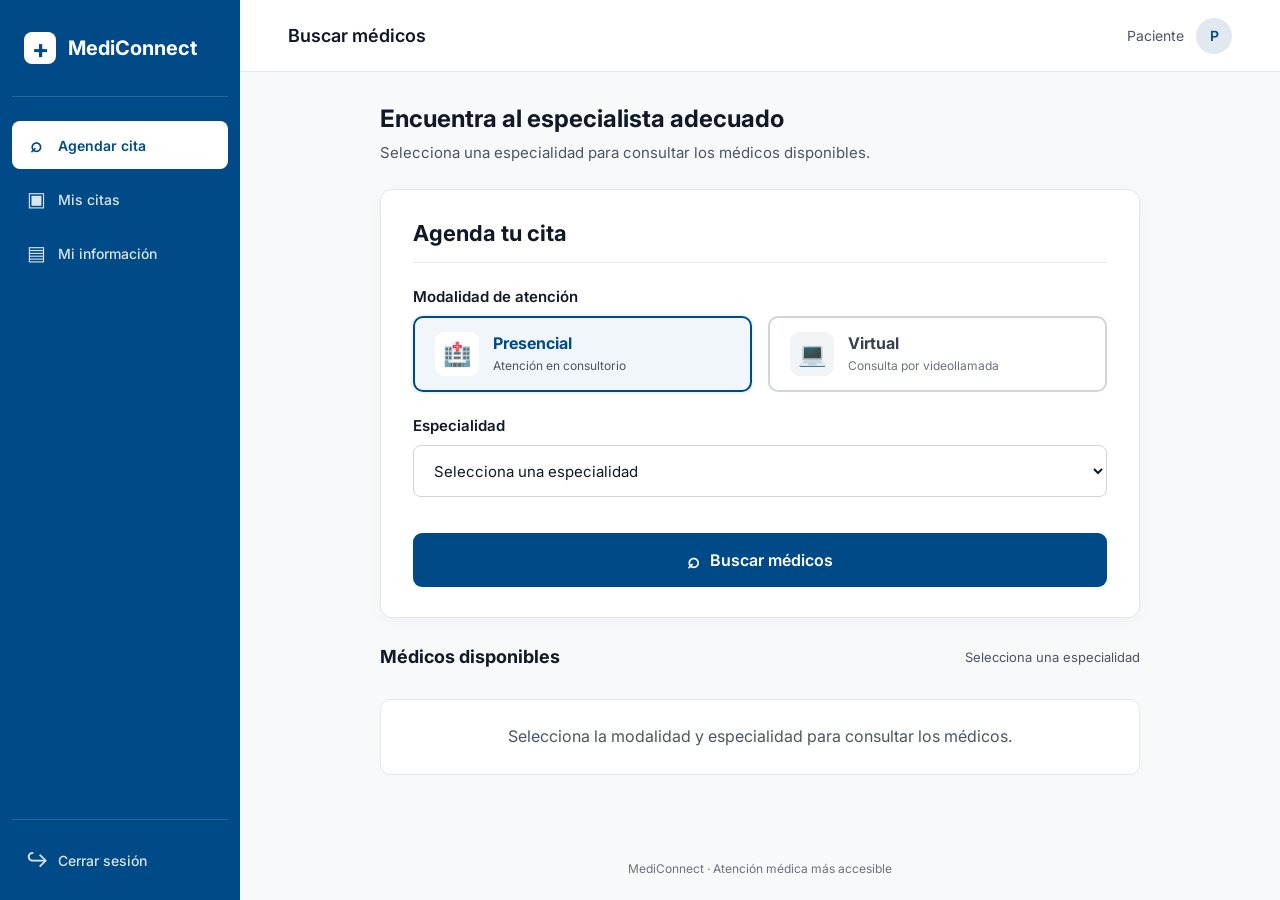
<file: frontend/index.html>
<!DOCTYPE html>
<html lang="es">
<head>
    <meta charset="UTF-8">
    <meta name="viewport" content="width=device-width, initial-scale=1.0">
    <title>Buscar médicos | MediConnect</title>

    <link rel="stylesheet" href="css/agendamiento.css">
    <link rel="preconnect" href="https://fonts.googleapis.com">
    <link rel="preconnect" href="https://fonts.gstatic.com" crossorigin>
    <link href="https://fonts.googleapis.com/css2?family=Inter:wght@400;500;600;700&display=swap"
          rel="stylesheet">

    <script src="js/agendamiento.js" defer></script>
</head>

<body>

    <!-- Menú lateral -->
    <aside class="menu-lateral">

        <a href="login.html" class="marca">
            <span class="simbolo-salud">+</span>
            <span>MediConnect</span>
        </a>

        <nav class="navegacion">
            <a href="index.html" class="enlace-menu activo">
                <span aria-hidden="true">⌕</span>
                Agendar cita
            </a>

            <a href="#" class="enlace-menu">
                <span aria-hidden="true">▣</span>
                Mis citas
            </a>

            <a href="#" class="enlace-menu">
                <span aria-hidden="true">▤</span>
                Mi información
            </a>
        </nav>

        <div class="menu-inferior">
            <a href="login.html" class="enlace-menu">
                <span aria-hidden="true">↪</span>
                Cerrar sesión
            </a>
        </div>

    </aside>

    <!-- Área principal -->
    <main class="contenido">

        <!-- Encabezado -->
        <header class="encabezado-pagina">
            <h1>Buscar médicos</h1>

            <div class="perfil-paciente">
                <span>Paciente</span>
                <div class="avatar-paciente">P</div>
            </div>
        </header>

        <section class="seccion-busqueda">

            <div class="introduccion">
                <h2>Encuentra al especialista adecuado</h2>
                <p>
                    Selecciona una especialidad para consultar los médicos disponibles.
                </p>
            </div>

            <!-- Formulario de búsqueda -->
                        
            <section class="tarjeta-busqueda">
                <h2>Agenda tu cita</h2>

                <form id="formulario-busqueda">

                                        
                    <!-- Modalidad -->
                    <div class="campo campo-modalidad">
                        <label>Modalidad de atención</label>

                        <div class="opciones-modalidad">
                            <button
                                type="button"
                                class="boton-modalidad activo"
                                data-modalidad="Presencial"
                                aria-pressed="true">

                                <span class="icono-modalidad" aria-hidden="true">🏥</span>

                                <span class="texto-modalidad">
                                    <strong>Presencial</strong>
                                    <small>Atención en consultorio</small>
                                </span>
                            </button>

                            <button
                                type="button"
                                class="boton-modalidad"
                                data-modalidad="Virtual"
                                aria-pressed="false">

                                <span class="icono-modalidad" aria-hidden="true">💻</span>

                                <span class="texto-modalidad">
                                    <strong>Virtual</strong>
                                    <small>Consulta por videollamada</small>
                                </span>
                            </button>
                        </div>
                    </div>

                    <!-- Especialidad -->
                    <div class="campo">
                        <label for="especialidad">Especialidad</label>

                        <select id="especialidad" required>
                            <option value="">Selecciona una especialidad</option>
                            <option value="Pediatría">Pediatría</option>
                            <option value="Cardiología">Cardiología</option>
                            <option value="Dermatología">Dermatología</option>
                            <option value="Medicina general">Medicina general</option>
                            <option value="Neurología">Neurología</option>
                        </select>
                    </div>

                    <p id="mensaje-validacion" class="mensaje-validacion"
                    role="alert"></p>

                    <button type="submit" class="boton-buscar">
                        <span>⌕</span>
                        Buscar médicos
                    </button>
                </form>
            </section>

            <!-- Resultados -->
            <section class="seccion-resultados" aria-live="polite">
                <div class="encabezado-resultados">
                    <h3>Médicos disponibles</h3>
                    <span id="cantidad-medicos">Selecciona una especialidad</span>
                </div>

                <div id="lista-medicos" class="lista-medicos"></div>

                <div id="sin-resultados" class="sin-resultados" hidden>
                    <h3>No se encontraron médicos disponibles para esta especialidad</h3>
                    <p>Intenta seleccionar otra especialidad para encontrar un médico.</p>
                </div>

                <p id="mensaje-inicial" class="mensaje-inicial">
                    Selecciona la modalidad y especialidad para consultar los médicos.
                </p>
            </section>


        </section>

        <footer class="pie-pagina">
            MediConnect · Atención médica más accesible
        </footer>

    </main>

</body>
</html>
</file>
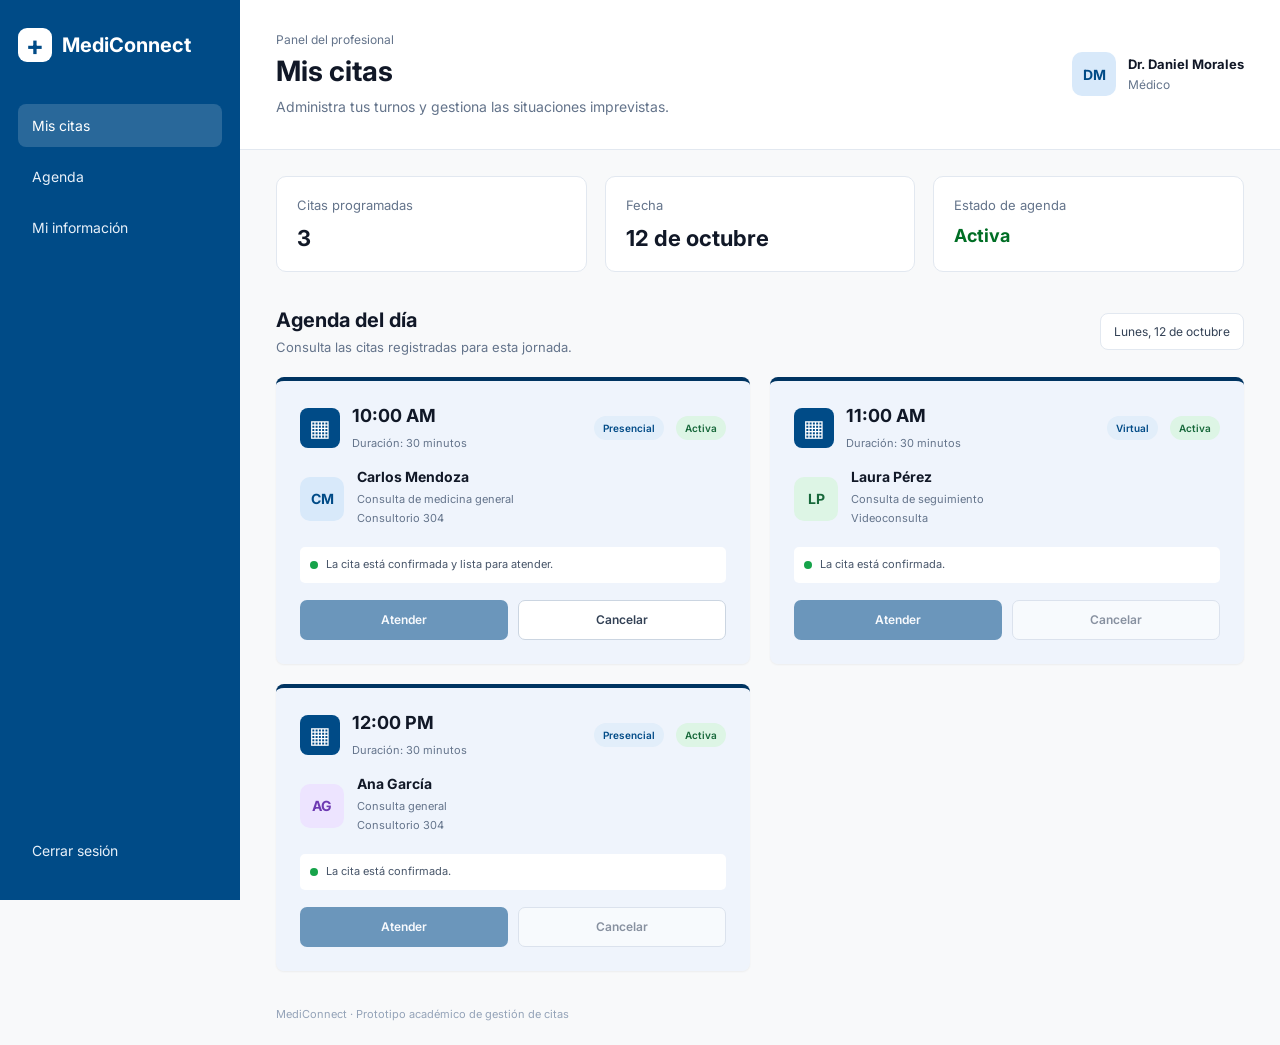
<file: frontend/doctor.html>
<!DOCTYPE html>
<html lang="es">
<head>
    <meta charset="UTF-8">
    <meta name="viewport" content="width=device-width, initial-scale=1.0">
    <title>Panel del médico | MediConnect</title>

    <link rel="stylesheet" href="css/doctor.css">
    <link rel="preconnect" href="https://fonts.googleapis.com">
    <link rel="preconnect" href="https://fonts.gstatic.com" crossorigin>
    <link href="https://fonts.googleapis.com/css2?family=Inter:wght@400;500;600;700&display=swap" rel="stylesheet">

    <script src="js/doctor.js" defer></script>
</head>
<body>
    <aside class="menu-lateral">
        <a href="doctor.html" class="marca">
            <span class="simbolo-salud">+</span>
            <span>MediConnect</span>
        </a>

        <nav class="navegacion" aria-label="Navegación principal">
            <a href="doctor.html" class="enlace-menu activo">Mis citas</a>
            <a href="#agenda" class="enlace-menu">Agenda</a>
            <a href="#informacion" class="enlace-menu">Mi información</a>
        </nav>

        <a href="login.html" class="enlace-cerrar">Cerrar sesión</a>
    </aside>

    <main class="contenido">
        <header class="encabezado-pagina">
            <div>
                <p class="texto-secundario">Panel del profesional</p>
                <h1>Mis citas</h1>
                <p>Administra tus turnos y gestiona las situaciones imprevistas.</p>
            </div>

            <div class="perfil-medico">
                <div class="avatar-medico">DM</div>
                <div>
                    <strong>Dr. Daniel Morales</strong>
                    <span>Médico</span>
                </div>
            </div>
        </header>

        <section class="resumen">
            <div class="tarjeta-resumen">
                <span class="resumen-etiqueta">Citas programadas</span>
                <strong>3</strong>
            </div>
            <div class="tarjeta-resumen">
                <span class="resumen-etiqueta">Fecha</span>
                <strong>12 de octubre</strong>
            </div>
            <div class="tarjeta-resumen">
                <span class="resumen-etiqueta">Estado de agenda</span>
                <strong class="estado-agenda">Activa</strong>
            </div>
        </section>

        <section class="seccion-citas" id="agenda">
            <div class="titulo-seccion">
                <div>
                    <h2>Agenda del día</h2>
                    <p>Consulta las citas registradas para esta jornada.</p>
                </div>
                <span class="fecha-agenda">Lunes, 12 de octubre</span>
            </div>

            <div class="lista-citas">
                <article class="tarjeta-cita" id="cita-carlos">
                    <div class="encabezado-cita">
                        <div class="icono-cita">▦</div>
                        <div class="datos-horario">
                            <h3>10:00 AM</h3>
                            <span class="texto-secundario">Duración: 30 minutos</span>
                        </div>
                        <span class="etiqueta modalidad">Presencial</span>
                        <span class="etiqueta estado-cita" id="estado-carlos">Activa</span>
                    </div>

                    <div class="datos-paciente">
                        <div class="avatar-paciente">CM</div>
                        <div>
                            <h4>Carlos Mendoza</h4>
                            <p>Consulta de medicina general</p>
                            <p>Consultorio 304</p>
                        </div>
                    </div>

                    <div class="mensaje-estado" id="mensaje-carlos">
                        <span class="punto-estado"></span>
                        <span>La cita está confirmada y lista para atender.</span>
                    </div>

                    <div class="acciones-cita" id="acciones-carlos">
                        <button class="boton boton-principal" type="button" disabled>
                            Atender
                        </button>
                        <button class="boton boton-secundario" id="boton-cancelar-carlos" type="button">
                            Cancelar
                        </button>
                    </div>
                </article>

                <article class="tarjeta-cita">
                    <div class="encabezado-cita">
                        <div class="icono-cita">▦</div>
                        <div class="datos-horario">
                            <h3>11:00 AM</h3>
                            <span class="texto-secundario">Duración: 30 minutos</span>
                        </div>
                        <span class="etiqueta modalidad">Virtual</span>
                        <span class="etiqueta estado-cita">Activa</span>
                    </div>

                    <div class="datos-paciente">
                        <div class="avatar-paciente avatar-verde">LP</div>
                        <div>
                            <h4>Laura Pérez</h4>
                            <p>Consulta de seguimiento</p>
                            <p>Videoconsulta</p>
                        </div>
                    </div>

                    <div class="mensaje-estado">
                        <span class="punto-estado"></span>
                        <span>La cita está confirmada.</span>
                    </div>

                    <div class="acciones-cita">
                        <button class="boton boton-principal" type="button" disabled>Atender</button>
                        <button class="boton boton-secundario" type="button" disabled>Cancelar</button>
                    </div>
                </article>

                <article class="tarjeta-cita">
                    <div class="encabezado-cita">
                        <div class="icono-cita">▦</div>
                        <div class="datos-horario">
                            <h3>12:00 PM</h3>
                            <span class="texto-secundario">Duración: 30 minutos</span>
                        </div>
                        <span class="etiqueta modalidad">Presencial</span>
                        <span class="etiqueta estado-cita">Activa</span>
                    </div>

                    <div class="datos-paciente">
                        <div class="avatar-paciente avatar-morado">AG</div>
                        <div>
                            <h4>Ana García</h4>
                            <p>Consulta general</p>
                            <p>Consultorio 304</p>
                        </div>
                    </div>

                    <div class="mensaje-estado">
                        <span class="punto-estado"></span>
                        <span>La cita está confirmada.</span>
                    </div>

                    <div class="acciones-cita">
                        <button class="boton boton-principal" type="button" disabled>Atender</button>
                        <button class="boton boton-secundario" type="button" disabled>Cancelar</button>
                    </div>
                </article>
            </div>
        </section>

        <div class="aviso-global" id="aviso-global" role="status" aria-live="polite" hidden>
            <span class="icono-aviso">✓</span>
            <div>
                <strong id="titulo-aviso">Operación confirmada</strong>
                <p id="texto-aviso"></p>
            </div>
            <button type="button" id="cerrar-aviso" aria-label="Cerrar aviso">×</button>
        </div>

        <footer class="pie-pagina">
            MediConnect · Prototipo académico de gestión de citas
        </footer>
    </main>

    <div class="fondo-modal" id="fondo-modal" hidden>
        <section
            class="modal"
            role="dialog"
            aria-modal="true"
            aria-labelledby="titulo-modal"
            aria-describedby="descripcion-modal"
        >
            <header class="encabezado-modal">
                <div class="icono-alerta">!</div>
                <button class="cerrar-modal" id="cerrar-modal" type="button" aria-label="Cerrar ventana">×</button>
            </header>

            <h2 id="titulo-modal">¿Confirmar cancelación de cita?</h2>

            <p class="resumen-modal" id="descripcion-modal">
                Carlos Mendoza · Lunes 12 de octubre, 10:00 AM · Presencial (Consultorio 304)
            </p>

            <label class="etiqueta-campo" for="tipo-cancelacion">TIPO DE CANCELACIÓN</label>
            <select id="tipo-cancelacion" class="selector-modal">
                <option value="Emergencia" selected>Emergencia</option>
                <option value="Indisponibilidad">Indisponibilidad del médico</option>
            </select>

            <div class="nota-modal">
                <span class="icono-nota">i</span>
                <p>Al confirmar, la cita se marcará para reprogramación y se mostrará una notificación simulada para el paciente.</p>
            </div>

            <p class="error-modal" id="error-modal" hidden>
                Selecciona un motivo para continuar.
            </p>

            <footer class="acciones-modal">
                <button class="boton boton-secundario" id="boton-volver" type="button">
                    Volver
                </button>
                <button class="boton boton-confirmar" id="boton-confirmar" type="button">
                    Confirmar
                </button>
            </footer>
        </section>
    </div>
</body>
</html>
</file>
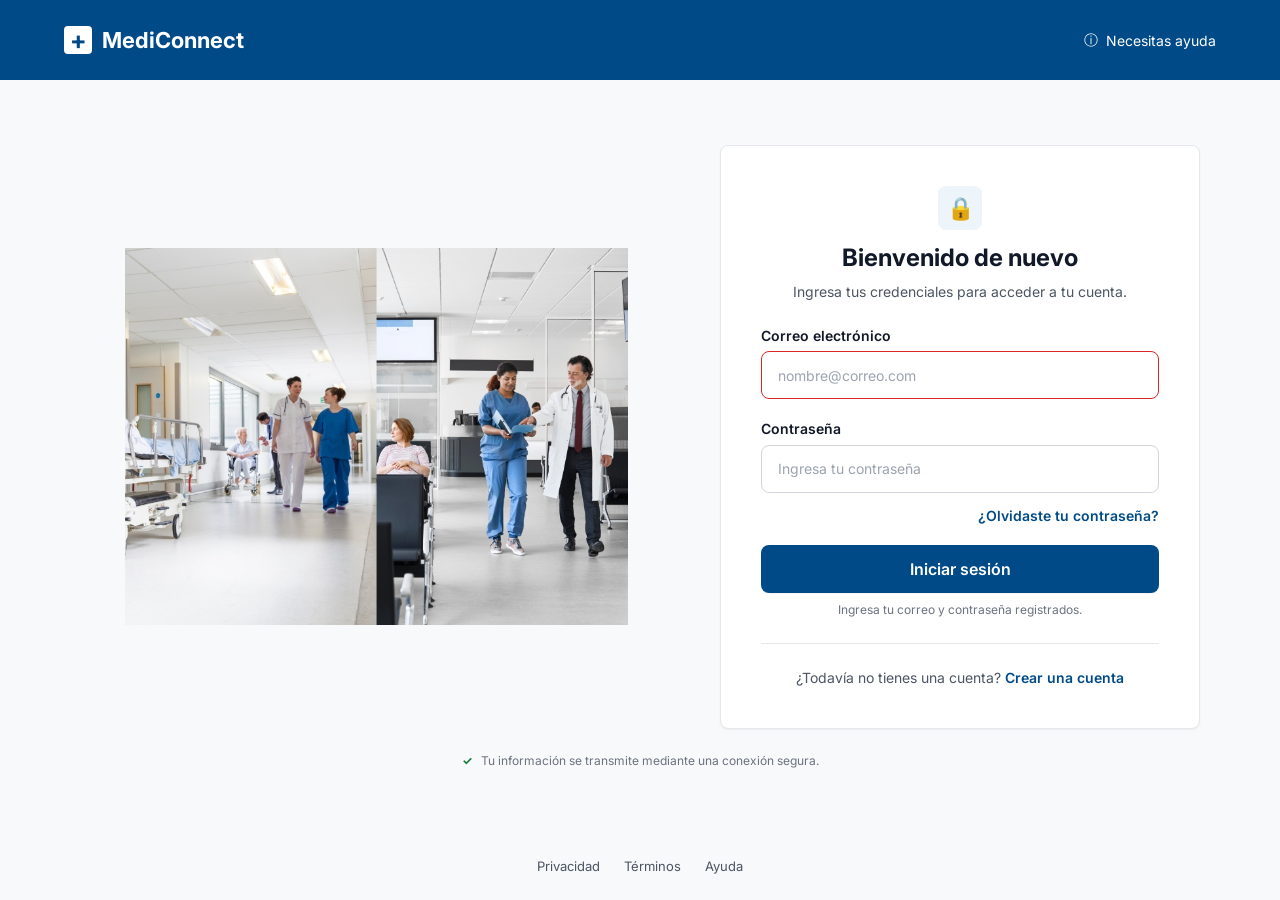
<file: frontend/login.html>
<!DOCTYPE html>
<html lang="es">
<head>
    <meta charset="UTF-8">
    <meta name="viewport" content="width=device-width, initial-scale=1.0">

    <title>Iniciar sesión | MediConnect</title>

    <link rel="stylesheet" href="css/estilos.css">
    <link rel="preconnect" href="https://fonts.googleapis.com">
    <link rel="preconnect" href="https://fonts.gstatic.com" crossorigin>
    <link href="https://fonts.googleapis.com/css2?family=Inter:wght@400;600;700&display=swap"
          rel="stylesheet">

    <script src="js/login.js" defer></script>
</head>

<body>

    <!-- Barra superior -->
    <header class="barra-superior">

        <a href="index.html" class="marca">
            <span class="simbolo-salud" aria-hidden="true">+</span>
            <span>MediConnect</span>
        </a>

        <a href="mailto:soporte@mediconnect.local" class="enlace-ayuda">
            <span aria-hidden="true">ⓘ</span>
            Necesitas ayuda
        </a>

    </header>

    <!-- Contenido principal -->
    <main class="contenido-principal">

        <!-- Imagen y formulario de inicio de sesión -->
        <div class="contenedor-login">

            <!-- Imagen del prototipo de Figma -->
            <div class="imagen-login">
                <img
                    src="img/login.png"
                    alt="Ilustración de bienvenida a MediConnect"
                >
            </div>

            <!-- Tarjeta de acceso -->
            <section class="tarjeta-acceso">

                <div class="presentacion">
                    <div class="icono-seguridad" aria-hidden="true">
                        <span>🔒</span>
                    </div>

                    <div class="encabezado">
                        <h1>Bienvenido de nuevo</h1>
                        <p>Ingresa tus credenciales para acceder a tu cuenta.</p>
                    </div>
                </div>

                <!-- Formulario de inicio de sesión -->
                <form class="formulario" 
                id="formulario-login">
                    <div class="campo-formulario campo-error">
                        <label for="correo">Correo electrónico</label>

                        <input
                            type="email"
                            id="correo"
                            name="correo"
                            placeholder="nombre@correo.com"
                            autocomplete="username"
                            required
                            aria-describedby="error-correo"
                        >

                        <p id="error-correo" class="mensaje-error" hidden>
                            Ingresa un correo electrónico válido.
                        </p>
                    </div>

                    <div class="campo-formulario">
                        <label for="contrasena">Contraseña</label>

                        <input
                            type="password"
                            id="contrasena"
                            name="contrasena"
                            placeholder="Ingresa tu contraseña"
                            autocomplete="current-password"
                            required
                        >
                    </div>

                    <div class="recuperar-contrasena">
                        <a href="recuperar-contrasena.html">
                            ¿Olvidaste tu contraseña?
                        </a>
                    </div>

                    <div class="accion-acceso">
                        <button type="submit" class="boton-acceso">
                            Iniciar sesión
                        </button>

                        <p id="mensaje-login" class="mensaje-validacion" role="alert" hidden></p>

                        <p class="datos-pendientes">
                            Ingresa tu correo y contraseña registrados.
                        </p>
                    </div>
                </form>

                <!-- Enlace de registro -->
                <div class="registro">
                    <div class="separador"></div>

                    <p>
                        ¿Todavía no tienes una cuenta?
                        <a href="registro.html">Crear una cuenta</a>
                    </p>
                </div>

            </section>
        </div>

        <!-- Aviso de seguridad -->
        <div class="privacidad-acceso">
            <span aria-hidden="true">✓</span>
            <p>Tu información se transmite mediante una conexión segura.</p>
        </div>

    </main>


    <!-- Pie de página -->
    <footer class="pie-pagina">
        <a href="privacidad.html">Privacidad</a>
        <a href="terminos.html">Términos</a>
        <a href="mailto:soporte@mediconnect.local">Ayuda</a>
    </footer>

</body>
</html>
</file>
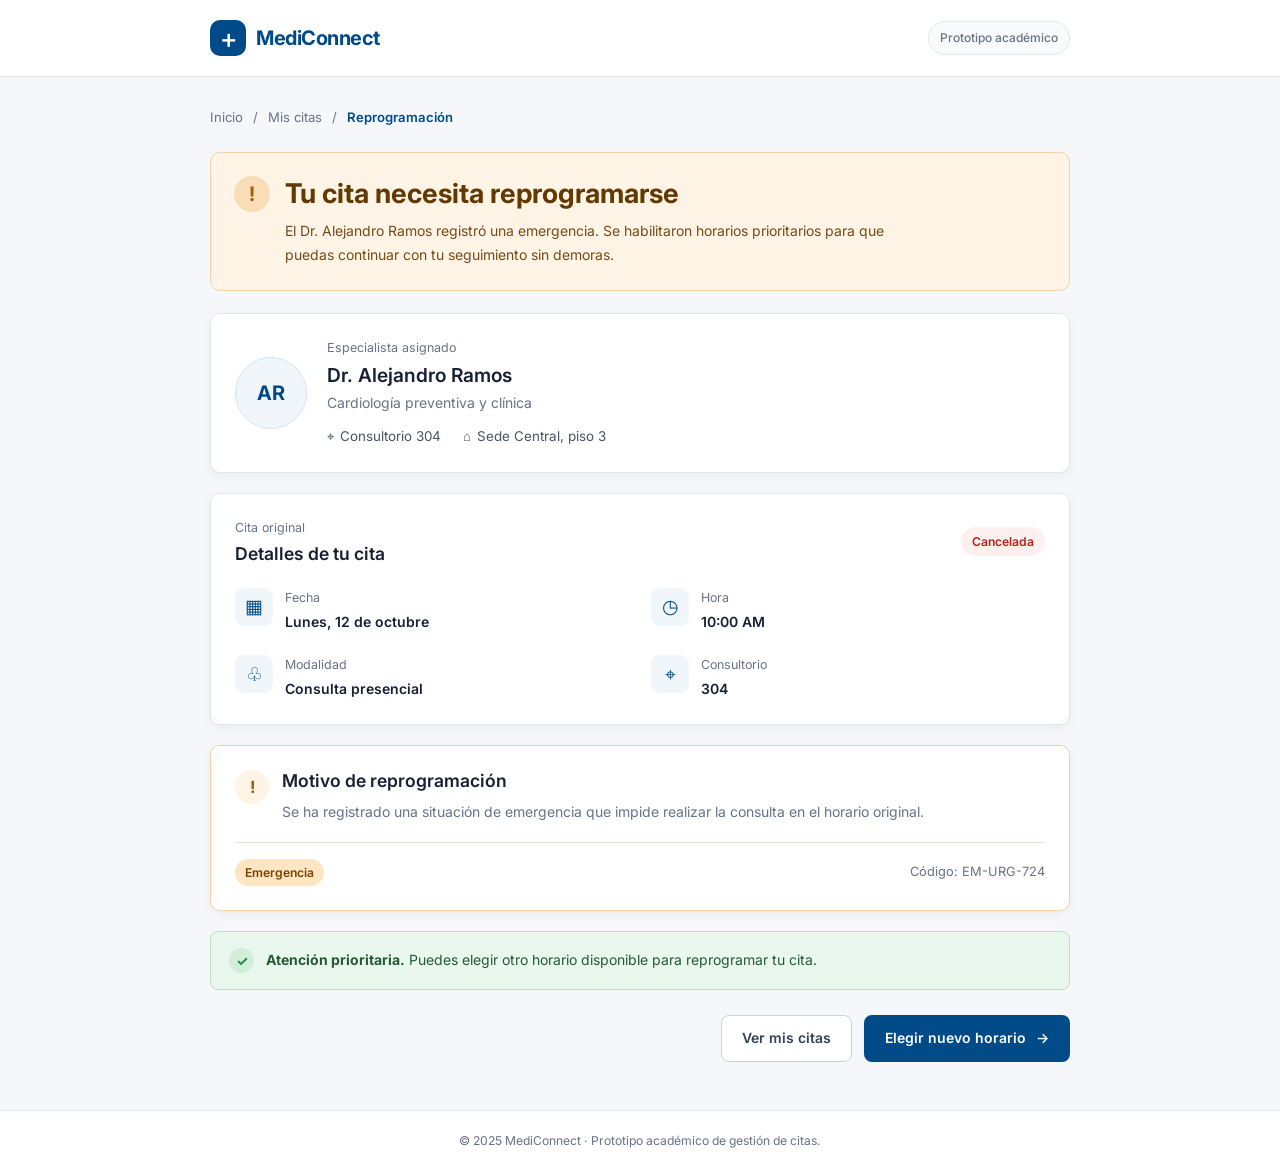
<file: frontend/reprogramacion.html>
<!DOCTYPE html>
<html lang="es">
<head>
    <meta charset="UTF-8">
    <meta name="viewport" content="width=device-width, initial-scale=1.0">

    <meta
        name="description"
        content="Prototipo académico MediConnect para reprogramar una cita médica."
    >

    <title>Reprogramación de citas | MediConnect</title>

    <!-- Hoja de estilos exclusiva de esta funcionalidad -->
    <link rel="stylesheet" href="css/reprogramacion.css">

    <!-- Fuente de la interfaz -->
    <link rel="preconnect" href="https://fonts.googleapis.com">
    <link rel="preconnect" href="https://fonts.gstatic.com" crossorigin>
    <link
        href="https://fonts.googleapis.com/css2?family=Inter:wght@400;500;600;700&display=swap"
        rel="stylesheet"
    >

    <!-- JavaScript externo -->
    <script src="js/reprogramacion.js" defer></script>
</head>

<body>
    <!-- Encabezado general -->
    <header class="encabezado">
        <div class="contenedor encabezado-contenido">
            <a class="marca" href="reprogramacion.html" aria-label="MediConnect, inicio">
                <span class="marca-icono" aria-hidden="true">+</span>
                <span class="marca-texto">MediConnect</span>
            </a>

            <span class="etiqueta-prototipo">
                Prototipo académico
            </span>
        </div>
    </header>

    <main class="contenedor contenido-principal">

        <!-- ==================================================
             PANTALLA 1: NOTIFICACIÓN DE CITA CANCELADA
        =================================================== -->
        <section
            id="pantalla-notificacion"
            class="pantalla pantalla-notificacion"
            aria-labelledby="titulo-notificacion"
        >
            <nav class="migas-pan"
                aria-label="Ruta de navegación">
                <span>Inicio</span>
                <span aria-hidden="true">/</span>
                <span>Mis citas</span>
                <span aria-hidden="true">/</span>
                <span aria-current="page">Reprogramación</span>
            </nav>

            <div class="alerta-emergencia" role="status">
                <span class="alerta-icono" aria-hidden="true">!</span>

                <div class="alerta-contenido">
                    <h1 id="titulo-notificacion">
                        Tu cita necesita reprogramarse
                    </h1>

                    <p>
                        El Dr. Alejandro Ramos registró una emergencia.
                        Se habilitaron horarios prioritarios para que puedas
                        continuar con tu seguimiento sin demoras.
                    </p>
                </div>
            </div>

            <!-- Información del médico -->
            <article class="tarjeta tarjeta-medico">
                <div class="avatar-medico" aria-hidden="true">
                    AR
                </div>

                <div class="informacion-medico">
                    <span class="texto-secundario">
                        Especialista asignado
                    </span>

                    <h2>Dr. Alejandro Ramos</h2>

                    <p>
                        Cardiología preventiva y clínica
                    </p>

                    <div class="datos-medico">
                        <span>
                            <span aria-hidden="true">⌖</span>
                            Consultorio 304
                        </span>

                        <span>
                            <span aria-hidden="true">⌂</span>
                            Sede Central, piso 3
                        </span>
                    </div>
                </div>
            </article>

            <!-- Resumen de la cita original -->
            <article class="tarjeta tarjeta-cita-original">
                <div class="titulo-tarjeta">
                    <div>
                        <span class="texto-secundario">
                            Cita original
                        </span>

                        <h2>Detalles de tu cita</h2>
                    </div>

                    <span class="estado-cancelada">
                        Cancelada
                    </span>
                </div>

                <div class="detalles-cita">
                    <div class="detalle-item">
                        <span class="detalle-icono" aria-hidden="true">
                            ▦
                        </span>

                        <div>
                            <span class="detalle-etiqueta">Fecha</span>
                            <p>Lunes, 12 de octubre</p>
                        </div>
                    </div>

                    <div class="detalle-item">
                        <span class="detalle-icono" aria-hidden="true">
                            ◷
                        </span>

                        <div>
                            <span class="detalle-etiqueta">Hora</span>
                            <p>10:00 AM</p>
                        </div>
                    </div>

                    <div class="detalle-item">
                        <span class="detalle-icono" aria-hidden="true">
                            ♧
                        </span>

                        <div>
                            <span class="detalle-etiqueta">Modalidad</span>
                            <p>Consulta presencial</p>
                        </div>
                    </div>

                    <div class="detalle-item">
                        <span class="detalle-icono" aria-hidden="true">
                            ⌖
                        </span>

                        <div>
                            <span class="detalle-etiqueta">Consultorio</span>
                            <p>304</p>
                        </div>
                    </div>
                </div>
            </article>

            <!-- Motivo de la cancelación -->
            <article class="tarjeta tarjeta-motivo">
                <div class="motivo-encabezado">
                    <span class="motivo-icono" aria-hidden="true">!</span>

                    <div>
                        <h2>Motivo de reprogramación</h2>
                        <p>
                            Se ha registrado una situación de emergencia
                            que impide realizar la consulta en el horario original.
                        </p>
                    </div>
                </div>

                <div class="motivo-detalles">
                    <span class="etiqueta-motivo">Emergencia</span>

                    <span class="codigo-administrativo">
                        Código: EM-URG-724
                    </span>
                </div>
            </article>

            <!-- Aviso de prioridad -->
            <aside class="aviso-prioridad">
                <span class="prioridad-icono" aria-hidden="true">✓</span>

                <p>
                    <strong>Atención prioritaria.</strong>
                    Puedes elegir otro horario disponible para reprogramar
                    tu cita.
                </p>
            </aside>

            <!-- Acciones de la primera pantalla -->
            <div class="acciones-notificacion">
                <button
                    type="button"
                    id="btn-ver-citas"
                    class="boton boton-secundario"
                >
                    Ver mis citas
                </button>

                <button
                    type="button"
                    id="btn-elegir-horario"
                    class="boton boton-principal"
                >
                    Elegir nuevo horario
                    <span aria-hidden="true">→</span>
                </button>
            </div>
        </section>


        <!-- ==================================================
             PANTALLA 2: SELECCIÓN DE FECHA Y HORARIO
        =================================================== -->
        <section
            id="pantalla-horarios"
            class="pantalla pantalla-horarios"
            aria-labelledby="titulo-horarios"
            hidden
        >
            <nav class="migas-pan" aria-label="Ruta de navegación">
                <button
                    type="button"
                    id="btn-volver-notificacion"
                    class="enlace-volver"
                >
                    <span aria-hidden="true">←</span>
                    Volver a la notificación
                </button>

                <span aria-hidden="true">/</span>
                <span aria-current="page">Seleccionar horario</span>
            </nav>

            <div class="encabezado-horarios">
                <div>
                    <span class="etiqueta-seccion">
                        REPROGRAMACIÓN DE CITA
                    </span>

                    <h1 id="titulo-horarios">
                        Elige un nuevo horario
                    </h1>

                    <p>
                        Selecciona una fecha y uno de los horarios
                        disponibles para tu cita.
                    </p>
                </div>

                <span class="etiqueta-prioridad">
                    Atención prioritaria
                </span>
            </div>

            <!-- Resumen compacto del especialista -->
            <article class="tarjeta resumen-especialista">
                <div class="avatar-medico avatar-pequeno" aria-hidden="true">
                    AR
                </div>

                <div class="resumen-medico-texto">
                    <h2>Dr. Alejandro Ramos</h2>

                    <p>Cardiología preventiva y clínica</p>

                    <span>Consultorio 304 · Sede Central, piso 3</span>
                </div>

                <span class="etiqueta-prioridad">
                    Prioridad
                </span>
            </article>

            <!-- Tarjeta de selección de fecha -->
            <article class="tarjeta tarjeta-fechas">
                <div class="encabezado-tarjeta">
                    <div>
                        <span class="texto-secundario">
                            PASO 1
                        </span>

                        <h2>Selecciona una fecha</h2>

                        <p>
                            Elige el día que mejor se adapte a tu disponibilidad.
                        </p>
                    </div>

                    <div class="selector-mes" aria-label="Mes seleccionado">
                        <span aria-hidden="true">▦</span>
                        Octubre 2025
                    </div>
                </div>

                <div
                    id="lista-fechas"
                    class="lista-fechas"
                    role="group"
                    aria-label="Fechas disponibles"
                >
                    <button
                        type="button"
                        class="opcion-fecha"
                        data-fecha="2025-10-13"
                        aria-pressed="false"
                    >
                        <span class="dia-semana">LUN</span>
                        <span class="dia-numero">13</span>
                        <span class="mes-fecha">OCT</span>
                    </button>

                    <button
                        type="button"
                        class="opcion-fecha"
                        data-fecha="2025-10-14"
                        aria-pressed="false"
                    >
                        <span class="dia-semana">MAR</span>
                        <span class="dia-numero">14</span>
                        <span class="mes-fecha">OCT</span>
                    </button>

                    <button
                        type="button"
                        class="opcion-fecha"
                        data-fecha="2025-10-15"
                        aria-pressed="false"
                    >
                        <span class="dia-semana">MIÉ</span>
                        <span class="dia-numero">15</span>
                        <span class="mes-fecha">OCT</span>
                    </button>

                    <button
                        type="button"
                        class="opcion-fecha"
                        data-fecha="2025-10-16"
                        aria-pressed="false"
                    >
                        <span class="dia-semana">JUE</span>
                        <span class="dia-numero">16</span>
                        <span class="mes-fecha">OCT</span>
                    </button>

                    <button
                        type="button"
                        class="opcion-fecha"
                        data-fecha="2025-10-17"
                        aria-pressed="false"
                    >
                        <span class="dia-semana">VIE</span>
                        <span class="dia-numero">17</span>
                        <span class="mes-fecha">OCT</span>
                    </button>

                    <button
                        type="button"
                        class="opcion-fecha"
                        data-fecha="2025-10-18"
                        aria-pressed="false"
                    >
                        <span class="dia-semana">SÁB</span>
                        <span class="dia-numero">18</span>
                        <span class="mes-fecha">OCT</span>
                    </button>
                </div>

                <p class="ayuda-fechas">
                    Las fechas corresponden a los horarios de demostración
                    de este prototipo.
                </p>
            </article>

            <!-- Tarjeta de selección de horario -->
            <article class="tarjeta tarjeta-horas">
                <div class="encabezado-tarjeta encabezado-horas">
                    <div>
                        <span class="texto-secundario">
                            PASO 2
                        </span>

                        <h2>Selecciona un horario</h2>

                        <p>
                            Los horarios en verde están disponibles para reservar.
                        </p>
                    </div>

                    <div class="leyenda-horarios" aria-label="Leyenda">
                        <span class="leyenda-item">
                            <span
                                class="punto-leyenda punto-disponible"
                                aria-hidden="true"
                            ></span>
                            Disponible
                        </span>

                        <span class="leyenda-item">
                            <span
                                class="punto-leyenda punto-no-disponible"
                                aria-hidden="true"
                            ></span>
                            No disponible
                        </span>
                    </div>
                </div>

                <div class="separador"></div>

                <p
                    id="mensaje-seleccion"
                    class="mensaje-seleccion"
                    aria-live="polite"
                >
                    Selecciona una fecha para consultar los horarios disponibles.
                </p>

                <div
                    id="lista-horarios"
                    class="lista-horarios"
                    role="group"
                    aria-label="Horarios de la cita"
                >
                    <button
                        type="button"
                        class="opcion-hora disponible"
                        data-hora="08:30 AM"
                        aria-pressed="false"
                        disabled
                    >
                        <span class="indicador-hora" aria-hidden="true"></span>
                        08:30 AM
                    </button>

                    <button
                        type="button"
                        class="opcion-hora no-disponible"
                        data-hora="09:15 AM"
                        aria-pressed="false"
                        disabled
                    >
                        <span class="indicador-hora" aria-hidden="true"></span>
                        <s>09:15 AM</s>
                        <span class="texto-ocupado">Ocupado</span>
                    </button>

                    <button
                        type="button"
                        class="opcion-hora disponible"
                        data-hora="10:00 AM"
                        aria-pressed="false"
                        disabled
                    >
                        <span class="indicador-hora" aria-hidden="true"></span>
                        10:00 AM
                    </button>

                    <button
                        type="button"
                        class="opcion-hora no-disponible"
                        data-hora="10:45 AM"
                        aria-pressed="false"
                        disabled
                    >
                        <span class="indicador-hora" aria-hidden="true"></span>
                        <s>10:45 AM</s>
                        <span class="texto-ocupado">Ocupado</span>
                    </button>

                    <button
                        type="button"
                        class="opcion-hora disponible"
                        data-hora="11:30 AM"
                        aria-pressed="false"
                        disabled
                    >
                        <span class="indicador-hora" aria-hidden="true"></span>
                        11:30 AM
                    </button>

                    <button
                        type="button"
                        class="opcion-hora no-disponible"
                        data-hora="12:15 PM"
                        aria-pressed="false"
                        disabled
                    >
                        <span class="indicador-hora" aria-hidden="true"></span>
                        <s>12:15 PM</s>
                        <span class="texto-ocupado">Ocupado</span>
                    </button>

                    <button
                        type="button"
                        class="opcion-hora disponible"
                        data-hora="02:00 PM"
                        aria-pressed="false"
                        disabled
                    >
                        <span class="indicador-hora" aria-hidden="true"></span>
                        02:00 PM
                    </button>

                    <button
                        type="button"
                        class="opcion-hora no-disponible"
                        data-hora="02:45 PM"
                        aria-pressed="false"
                        disabled
                    >
                        <span class="indicador-hora" aria-hidden="true"></span>
                        <s>02:45 PM</s>
                        <span class="texto-ocupado">Ocupado</span>
                    </button>
                </div>

                <div class="ayuda-horarios">
                    <span aria-hidden="true">ⓘ</span>

                    <p>
                        Selecciona un turno disponible para continuar con
                        la confirmación.
                    </p>
                </div>
            </article>

            <!-- Acciones de la segunda pantalla -->
            <div class="acciones-horarios">
                <button
                    type="button"
                    id="btn-cancelar-seleccion"
                    class="boton boton-secundario"
                >
                    Volver
                </button>

                <button
                    type="button"
                    id="btn-continuar-horario"
                    class="boton boton-principal"
                    disabled
                >
                    Continuar
                    <span aria-hidden="true">→</span>
                </button>
            </div>

            <p class="nota-prototipo">
                MediConnect · Demostración académica.
                Los horarios mostrados son ficticios.
            </p>
        </section>

        <!-- Pantalla 3: Resumen del reagendamiento -->
        <section id="pantalla-resumen" class="pantalla-reprogramacion" hidden>
            <div class="contenedor-resumen">
                <header class="resumen-encabezado">
                    <h2>RESUMEN DE REAGENDAMIENTO</h2>
                    <span class="estado-reagendamiento">
                        <span class="estado-punto"></span>
                        Pendiente de confirmación
                    </span>
                </header>

                <div class="resumen-datos">
                    <div class="dato-resumen">
                        <span class="dato-etiqueta">ESPECIALISTA</span>
                        <strong>Dr. Alejandro Ramos</strong>
                        <span>Cardiología preventiva y clínica</span>
                    </div>

                    <div class="dato-resumen">
                        <span class="dato-etiqueta">UBICACIÓN / ESPACIO</span>
                        <strong>Consultorio 304 / Sala Virtual</strong>
                        <span>Sede Central - Piso 3</span>
                    </div>

                    <div class="dato-resumen">
                        <span class="dato-etiqueta">FECHA Y HORA</span>
                        <strong id="resumen-fecha">Fecha seleccionada</strong>
                        <strong id="resumen-hora">Hora seleccionada</strong>
                    </div>

                    <div class="dato-resumen">
                        <span class="dato-etiqueta">PACIENTE TITULAR</span>
                        <strong>Carlos Mendoza</strong>
                    </div>
                </div>

                <fieldset class="modalidad-resumen">
                    <legend>Modalidad de consulta</legend>

                    <label class="opcion-modalidad">
                        <span class="modalidad-icono" aria-hidden="true">●</span>
                        <span>Presencial</span>
                        <span class="modalidad-detalle">En consultorio</span>
                    </label>
                </fieldset>

                <div class="acciones-resumen">
                    <button
                        type="button"
                        id="btn-volver-horarios"
                        class="btn-secundario">
                        Volver a horarios
                    </button>

                    <button
                        type="button"
                        id="btn-confirmar-reagendamiento"
                        class="btn-principal">
                        Confirmar
                        <span aria-hidden="true">→</span>
                    </button>

                    <p class="nota-confirmacion">
                        Al confirmar, recibirás las indicaciones previas por correo electrónico.
                    </p>
                </div>
            </div>
        </section>

        <!-- Pantalla 4: Reagendamiento confirmado -->
        <section id="pantalla-confirmacion" class="pantalla-reprogramacion" hidden>
            <div class="tarjeta-confirmacion">
                <div class="icono-confirmacion" aria-hidden="true">✓</div>

                <h2>¡Cita reagendada con éxito!</h2>

                <p>
                    Tu nueva cita médica ha sido confirmada correctamente.
                    Hemos actualizado los datos de tu cita.
                </p>

                <div class="confirmacion-detalle">
                    <span>Especialista</span>
                    <strong>Dr. Alejandro Ramos</strong>

                    <span>Fecha</span>
                    <strong id="confirmacion-fecha">Fecha seleccionada</strong>

                    <span>Hora</span>
                    <strong id="confirmacion-hora">Hora seleccionada</strong>
                </div>

                <p class="nota-correo">
                    Recibirás las indicaciones previas en tu correo electrónico.
                </p>

                <button
                    type="button"
                    id="btn-finalizar-reagendamiento"
                    class="btn-principal">
                    Volver a mis citas
                </button>
            </div>
        </section>


    </main>

    <!-- Pie de página -->
    <footer class="pie-pagina">
        <div class="contenedor">
            <p>
                © 2025 MediConnect · Prototipo académico de gestión de citas.
            </p>
        </div>
    </footer>
</body>
</html>
</file>
<file: frontend/css/agendamiento.css>
/* ========================================
   ESTILOS GENERALES
======================================== */

* {
    box-sizing: border-box;
}

body {
    display: flex;
    min-height: 100vh;
    margin: 0;
    background: #F8F9FA;
    color: #111827;
    font-family: 'Inter', Arial, sans-serif;
}

a {
    text-decoration: none;
}

/* ========================================
   MENÚ LATERAL
======================================== */

.menu-lateral {
    display: flex;
    flex-shrink: 0;
    flex-direction: column;
    width: 240px;
    min-height: 100vh;
    padding: 32px 12px 16px;
    background: #004B87;
}

.marca {
    display: flex;
    align-items: center;
    gap: 12px;
    padding: 0 12px 32px;
    border-bottom: 1px solid rgba(255, 255, 255, 0.15);
    color: #FFFFFF;
    font-size: 20px;
    font-weight: 700;
}

.simbolo-salud {
    display: flex;
    justify-content: center;
    align-items: center;
    width: 32px;
    height: 32px;
    border-radius: 8px;
    background: #FFFFFF;
    color: #004B87;
    font-size: 26px;
}

.navegacion {
    display: flex;
    flex-direction: column;
    gap: 6px;
    padding-top: 24px;
}

.enlace-menu {
    display: flex;
    align-items: center;
    gap: 12px;
    min-height: 44px;
    padding: 12px 14px;
    border-radius: 8px;
    color: rgba(255, 255, 255, 0.85);
    font-size: 14px;
    font-weight: 500;
    transition: background 0.2s;
}

.enlace-menu span {
    width: 20px;
    font-size: 20px;
    text-align: center;
}

.enlace-menu:hover {
    background: rgba(255, 255, 255, 0.12);
}

.enlace-menu.activo {
    background: #FFFFFF;
    color: #004B87;
    font-weight: 600;
}

.menu-inferior {
    margin-top: auto;
    padding-top: 16px;
    border-top: 1px solid rgba(255, 255, 255, 0.15);
}

/* ========================================
   CONTENIDO Y ENCABEZADO
======================================== */

.contenido {
    flex: 1;
    min-width: 0;
    display: flex;
    flex-direction: column;
}

.encabezado-pagina {
    display: flex;
    justify-content: space-between;
    align-items: center;
    min-height: 72px;
    padding: 0 48px;
    background: #FFFFFF;
    border-bottom: 1px solid #E5E7EB;
}

.encabezado-pagina h1 {
    margin: 0;
    font-size: 18px;
    font-weight: 600;
}

.perfil-paciente {
    display: flex;
    align-items: center;
    gap: 12px;
    color: #4B5563;
    font-size: 14px;
}

.avatar-paciente {
    display: flex;
    justify-content: center;
    align-items: center;
    width: 36px;
    height: 36px;
    border-radius: 50%;
    background: #E2E8F0;
    color: #004B87;
    font-weight: 600;
}

/* ========================================
   SECCIÓN DE BÚSQUEDA
======================================== */

.seccion-busqueda {
    display: flex;
    flex-direction: column;
    align-items: center;
    width: 100%;
    padding: 32px 48px 24px;
}

.introduccion {
    width: 100%;
    max-width: 760px;
    margin-bottom: 24px;
}

.introduccion h2 {
    margin: 0 0 8px;
    color: #111827;
    font-size: 24px;
    font-weight: 700;
}

.introduccion p {
    margin: 0;
    color: #4B5563;
    font-size: 15px;
    line-height: 1.6;
}

/* ========================================
   TARJETA Y FORMULARIO
======================================== */

.tarjeta-busqueda {
    display: flex;
    flex-direction: column;
    gap: 24px;
    width: 100%;
    max-width: 760px;
    padding: 30px 32px;
    background: #FFFFFF;
    border: 1px solid #E5E7EB;
    border-radius: 12px;
    box-shadow: 0 3px 12px rgba(17, 24, 39, 0.04);
}

.tarjeta-busqueda > h2 {
    width: 100%;
    margin: 0;
    padding-bottom: 16px;
    border-bottom: 1px solid #E5E7EB;
    font-size: 22px;
    font-weight: 700;
}

#formulario-busqueda {
    display: flex;
    flex-direction: column;
    gap: 24px;
    width: 100%;
}

.campo {
    display: flex;
    flex-direction: column;
    gap: 10px;
    width: 100%;
}

.campo > label {
    color: #111827;
    font-size: 15px;
    font-weight: 600;
}

/* ========================================
   BOTONES DE MODALIDAD
======================================== */

.opciones-modalidad {
    display: flex;
    gap: 16px;
    width: 100%;
}

.boton-modalidad {
    display: flex;
    flex: 1;
    justify-content: flex-start;
    align-items: center;
    gap: 14px;
    min-width: 0;
    min-height: 76px;
    padding: 14px 20px;
    background: #FFFFFF;
    border: 2px solid #D1D5DB;
    border-radius: 10px;
    color: #374151;
    font-family: inherit;
    text-align: left;
    cursor: pointer;
    transition:
        background-color 0.2s ease,
        border-color 0.2s ease,
        box-shadow 0.2s ease;
}

.boton-modalidad:hover {
    background: #F8FBFE;
    border-color: #6697BC;
}

.boton-modalidad.activo {
    background: #F0F6FA;
    border-color: #004B87;
    color: #004B87;
    box-shadow: 0 0 0 2px rgba(0, 75, 135, 0.06);
}

.icono-modalidad {
    display: flex;
    flex-shrink: 0;
    justify-content: center;
    align-items: center;
    width: 44px;
    height: 44px;
    border-radius: 9px;
    background: #F3F4F6;
    font-size: 23px;
}

.boton-modalidad.activo .icono-modalidad {
    background: #FFFFFF;
}

.texto-modalidad {
    display: flex;
    flex-direction: column;
    gap: 5px;
}

.texto-modalidad strong {
    font-size: 16px;
    font-weight: 700;
}

.texto-modalidad small {
    color: #6B7280;
    font-size: 12px;
    line-height: 1.4;
}

.boton-modalidad.activo .texto-modalidad small {
    color: #4B5563;
}

.boton-modalidad:focus-visible,
.boton-buscar:focus-visible {
    outline: 3px solid #93C5FD;
    outline-offset: 3px;
}

/* ========================================
   SELECTOR DE ESPECIALIDAD
======================================== */

.campo select {
    width: 100%;
    min-height: 52px;
    padding: 0 16px;
    background: #FFFFFF;
    border: 1px solid #D1D5DB;
    border-radius: 8px;
    color: #111827;
    font-family: inherit;
    font-size: 15px;
    cursor: pointer;
}

.campo select:focus {
    outline: 2px solid #93C5FD;
    border-color: #004B87;
}

/* ========================================
   BOTÓN DE BÚSQUEDA Y VALIDACIÓN
======================================== */

.boton-buscar {
    display: flex;
    justify-content: center;
    align-items: center;
    gap: 10px;
    width: 100%;
    min-height: 54px;
    padding: 14px 20px;
    background: #004B87;
    border: none;
    border-radius: 9px;
    color: #FFFFFF;
    font-family: inherit;
    font-size: 16px;
    font-weight: 600;
    cursor: pointer;
    transition: background-color 0.2s ease;
}

.boton-buscar:hover {
    background: #003966;
}

.boton-buscar span {
    font-size: 21px;
}

.mensaje-validacion {
    margin: -12px 0 0;
    color: #B91C1C;
    font-size: 14px;
}

/* ========================================
   RESULTADOS
======================================== */

.seccion-resultados {
    width: 100%;
    max-width: 760px;
    margin-top: 28px;
}

.encabezado-resultados {
    display: flex;
    justify-content: space-between;
    align-items: center;
    gap: 12px;
    margin-bottom: 16px;
}

.encabezado-resultados h3 {
    margin: 0;
    font-size: 18px;
    font-weight: 700;
}

#cantidad-medicos {
    color: #4B5563;
    font-size: 13px;
}

.lista-medicos {
    display: flex;
    flex-direction: column;
    gap: 12px;
}

/* Tarjeta de médico */
.tarjeta-medico {
    box-sizing: border-box;
    display: flex;
    justify-content: space-between;
    align-items: center;
    gap: 16px;

    width: 100%;
    min-height: 79px;
    padding: 18px 24px;

    background: #FFFFFF;
    border: 1px solid #E5E7EB;
    border-radius: 8px;
}

/* Información del médico */
.datos-medico {
    display: flex;
    flex-direction: column;
    gap: 6px;
    min-width: 0;
}

.datos-medico h3 {
    margin: 0;
    color: #111827;
    font-size: 16px;
    font-weight: 600;
}

.especialidad-medico {
    margin: 0;
    color: #4B5563;
    font-size: 14px;
}

/* Botón Ver horario */
.boton-horario {
    display: flex;
    flex-shrink: 0;
    justify-content: center;
    align-items: center;

    min-width: 123px;
    min-height: 40px;
    padding: 0 20px;

    background: #004B87;
    border: none;
    border-radius: 8px;

    color: #FFFFFF;
    font-family: inherit;
    font-size: 14px;
    font-weight: 600;
    cursor: pointer;
}

.boton-horario:hover {
    background: #003966;
}

.boton-horario:focus-visible {
    outline: 3px solid #93C5FD;
    outline-offset: 3px;
}

/* ========================================
   ESTADOS SIN RESULTADOS E INICIAL
======================================== */

.sin-resultados,
.mensaje-inicial {
    padding: 24px;
    background: #FFFFFF;
    border: 1px solid #E5E7EB;
    border-radius: 10px;
    color: #4B5563;
    text-align: center;
    line-height: 1.6;
}

.sin-resultados h3 {
    margin: 0 auto 10px;
    max-width: 500px;
    color: #111827;
    font-size: 16px;
    line-height: 1.5;
}

.sin-resultados p {
    margin: 0;
    font-size: 14px;
}

[hidden] {
    display: none !important;
}

/* ========================================
   PIE DE PÁGINA
======================================== */

.pie-pagina {
    margin-top: auto;
    padding: 24px;
    color: #6B7280;
    font-size: 12px;
    text-align: center;
}

/* ========================================
   DISEÑO RESPONSIVE
======================================== */

@media (max-width: 1000px) {
    .menu-lateral {
        width: 210px;
    }

    .encabezado-pagina {
        padding: 0 24px;
    }
}

@media (max-width: 900px) {
    .seccion-busqueda {
        padding: 24px;
    }

    .tarjeta-busqueda {
        padding: 24px;
    }
}

@media (max-width: 650px) {
    body {
        flex-direction: column;
    }

    .menu-lateral {
        width: 100%;
        min-height: auto;
        padding: 16px;
    }

    .marca {
        padding: 0 0 16px;
    }

    .navegacion {
        flex-direction: row;
        flex-wrap: wrap;
        padding-top: 12px;
    }

    .enlace-menu {
        padding: 10px;
        font-size: 12px;
    }

    .menu-inferior {
        display: none;
    }

    .encabezado-pagina {
        min-height: 64px;
        padding: 0 16px;
    }

    .seccion-busqueda {
        padding: 24px 16px;
    }

    .introduccion h2 {
        font-size: 21px;
    }

    .tarjeta-busqueda {
        padding: 22px 18px;
    }

    .tarjeta-medico {
        gap: 12px;
        padding: 16px;
    }

    .foto-medico {
        width: 64px;
        height: 64px;
    }
}

@media (max-width: 600px) {
    .seccion-busqueda {
        padding: 20px 14px;
    }

    .tarjeta-busqueda {
        padding: 22px 18px;
    }

    .opciones-modalidad {
        flex-direction: column;
        gap: 12px;
    }

    .boton-modalidad {
        width: 100%;
        min-height: 76px;
    }

    .tarjeta-medico {
        align-items: stretch;
        flex-direction: column;
    }

    .encabezado-resultados {
        align-items: flex-start;
        flex-direction: column;
    }

    .boton-horario {
    width: 100%;
    }
}
</file>
<file: frontend/css/doctor.css>
/* ========================================
   MediConnect: panel del médico
   ======================================== */

* {
    box-sizing: border-box;
}

:root {
    --azul-principal: #004B87;
    --azul-oscuro: #003461;
    --fondo: #F8F9FA;
    --texto: #111827;
    --texto-secundario: #64748B;
    --borde: #E2E8F0;
    --verde: #006E25;
}

body {
    display: flex;
    min-height: 100vh;
    margin: 0;
    background: var(--fondo);
    color: var(--texto);
    font-family: "Inter", Arial, sans-serif;
}

button,
select {
    font: inherit;
}

button:focus-visible,
a:focus-visible,
select:focus-visible {
    outline: 3px solid #93C5FD;
    outline-offset: 3px;
}

/* Barra lateral */

.menu-lateral {
    position: fixed;
    inset: 0 auto 0 0;
    z-index: 2;
    display: flex;
    flex-direction: column;
    width: 240px;
    padding: 28px 18px;
    background: var(--azul-principal);
    color: white;
}

.marca {
    display: flex;
    align-items: center;
    gap: 10px;
    margin-bottom: 42px;
    color: white;
    font-size: 20px;
    font-weight: 700;
    text-decoration: none;
}

.simbolo-salud {
    display: grid;
    width: 34px;
    height: 34px;
    place-items: center;
    border-radius: 9px;
    background: white;
    color: var(--azul-principal);
    font-size: 27px;
    font-weight: 700;
}

.navegacion {
    display: flex;
    flex-direction: column;
    gap: 8px;
}

.enlace-menu,
.enlace-cerrar {
    padding: 13px 14px;
    border-radius: 8px;
    color: #E7F0F9;
    font-size: 14px;
    text-decoration: none;
    transition: background 180ms ease;
}

.enlace-menu:hover,
.enlace-menu.activo {
    background: rgba(255, 255, 255, 0.16);
    color: white;
}

.enlace-cerrar {
    margin-top: auto;
}

.enlace-cerrar:hover {
    background: rgba(255, 255, 255, 0.12);
}

/* Contenido principal */

.contenido {
    width: calc(100% - 240px);
    min-width: 0;
    margin-left: 240px;
}

.encabezado-pagina {
    display: flex;
    align-items: center;
    justify-content: space-between;
    gap: 24px;
    padding: 30px 36px;
    border-bottom: 1px solid var(--borde);
    background: white;
}

.encabezado-pagina h1 {
    margin: 5px 0 8px;
    font-size: 28px;
}

.encabezado-pagina p {
    margin: 0;
    color: var(--texto-secundario);
    font-size: 14px;
    line-height: 1.6;
}

.encabezado-pagina .texto-secundario {
    font-size: 12px;
}

.perfil-medico {
    display: flex;
    align-items: center;
    gap: 12px;
    flex-shrink: 0;
}

.perfil-medico strong,
.perfil-medico span {
    display: block;
}

.perfil-medico strong {
    font-size: 13px;
}

.perfil-medico span {
    margin-top: 5px;
    color: var(--texto-secundario);
    font-size: 12px;
}

.avatar-medico,
.avatar-paciente {
    display: grid;
    flex-shrink: 0;
    place-items: center;
    width: 44px;
    height: 44px;
    border-radius: 10px;
    background: #D8E9FA;
    color: var(--azul-principal);
    font-size: 14px;
    font-weight: 700;
}

/* Resumen de agenda */

.resumen {
    display: grid;
    grid-template-columns: repeat(3, minmax(0, 1fr));
    gap: 18px;
    padding: 26px 36px 8px;
}

.tarjeta-resumen {
    display: flex;
    flex-direction: column;
    gap: 12px;
    padding: 20px;
    border: 1px solid var(--borde);
    border-radius: 10px;
    background: white;
}

.resumen-etiqueta {
    color: var(--texto-secundario);
    font-size: 13px;
}

.tarjeta-resumen strong {
    font-size: 22px;
}

.tarjeta-resumen .estado-agenda {
    color: var(--verde);
    font-size: 18px;
}

/* Lista de citas */

.seccion-citas {
    padding: 28px 36px 36px;
}

.titulo-seccion {
    display: flex;
    align-items: center;
    justify-content: space-between;
    gap: 16px;
    margin-bottom: 22px;
}

.titulo-seccion h2 {
    margin: 0 0 7px;
    font-size: 20px;
}

.titulo-seccion p {
    margin: 0;
    color: var(--texto-secundario);
    font-size: 13px;
}

.fecha-agenda {
    padding: 10px 13px;
    border: 1px solid var(--borde);
    border-radius: 8px;
    background: white;
    color: #334155;
    font-size: 12px;
}

.lista-citas {
    display: grid;
    grid-template-columns: repeat(2, minmax(0, 1fr));
    align-items: start;
    gap: 20px;
}

.tarjeta-cita {
    display: flex;
    min-width: 0;
    min-height: 248px;
    flex-direction: column;
    align-items: stretch;
    gap: 17px;
    padding: 24px;
    border-top: 4px solid var(--azul-oscuro);
    border-radius: 8px;
    background: rgba(211, 228, 255, 0.25);
    box-shadow: 0 1px 2px rgba(0, 0, 0, 0.05);
    transition: background 200ms ease, opacity 200ms ease;
}

.encabezado-cita {
    display: flex;
    align-items: center;
    gap: 12px;
    flex-wrap: wrap;
}

.icono-cita {
    display: grid;
    width: 40px;
    height: 40px;
    flex-shrink: 0;
    place-items: center;
    border-radius: 8px;
    background: var(--azul-principal);
    color: white;
    font-size: 23px;
}

.datos-horario {
    flex: 1;
    min-width: 90px;
}

.datos-horario h3 {
    margin: 0 0 5px;
    font-size: 18px;
}

.texto-secundario {
    color: var(--texto-secundario);
    font-size: 11px;
}

.etiqueta {
    display: inline-flex;
    align-items: center;
    padding: 6px 9px;
    border-radius: 20px;
    font-size: 10px;
    font-weight: 600;
}

.modalidad {
    background: #E2EEFA;
    color: var(--azul-principal);
}

.estado-cita {
    background: #DDF5E5;
    color: #17683A;
}

.datos-paciente {
    display: flex;
    align-items: center;
    gap: 13px;
}

.datos-paciente h4 {
    margin: 0 0 6px;
    font-size: 14px;
}

.datos-paciente p {
    margin: 3px 0;
    color: var(--texto-secundario);
    font-size: 11px;
    line-height: 1.5;
}

.avatar-verde {
    background: #DDF5E5;
    color: #17683A;
}

.avatar-morado {
    background: #EDE4FF;
    color: #6D3AB2;
}

.mensaje-estado {
    display: flex;
    align-items: center;
    gap: 8px;
    min-height: 36px;
    padding: 9px 10px;
    border-radius: 5px;
    background: white;
    color: #475569;
    font-size: 11px;
    line-height: 1.5;
}

.punto-estado {
    width: 8px;
    height: 8px;
    flex-shrink: 0;
    border-radius: 50%;
    background: #16A34A;
}

.acciones-cita {
    display: flex;
    gap: 10px;
    margin-top: auto;
}

.boton {
    display: inline-flex;
    align-items: center;
    justify-content: center;
    min-height: 40px;
    padding: 10px 16px;
    border: 1px solid transparent;
    border-radius: 7px;
    cursor: pointer;
    font-size: 12px;
    font-weight: 600;
    transition: background 160ms ease, border-color 160ms ease;
}

.acciones-cita .boton {
    flex: 1;
}

.boton-principal {
    background: var(--azul-principal);
    color: white;
}

.boton-principal:hover:not(:disabled) {
    background: var(--azul-oscuro);
}

.boton-secundario {
    border-color: #CBD5E1;
    background: white;
    color: #334155;
}

.boton-secundario:hover:not(:disabled) {
    background: #F1F5F9;
}

.boton:disabled {
    cursor: not-allowed;
    opacity: 0.55;
}

/* Estado de cita afectada: diseño de Figma */

.tarjeta-cita.reprogramacion-en-curso {
    min-height: 248px;
    background: #EDEEEF;
    opacity: 0.95;
    box-shadow: 0 1px 2px rgba(0, 0, 0, 0.05);
    border-top-color: #9CA3AF;
}

.tarjeta-cita.reprogramacion-en-curso .icono-cita {
    background: #6B7280;
}

.tarjeta-cita.reprogramacion-en-curso .modalidad {
    background: #E0E2E5;
    color: #4B5563;
}

.tarjeta-cita.reprogramacion-en-curso .estado-cita {
    background: #D9DEE5;
    color: #475569;
}

.tarjeta-cita.reprogramacion-en-curso .punto-estado {
    background: #64748B;
}

.tarjeta-cita.reprogramacion-en-curso .mensaje-estado {
    background: #F8FAFC;
    color: #475569;
}

.tarjeta-cita.reprogramacion-en-curso .datos-paciente {
    opacity: 0.8;
}

/* Aviso de confirmación */

.aviso-global {
    position: fixed;
    right: 24px;
    bottom: 24px;
    z-index: 5;
    display: flex;
    align-items: flex-start;
    gap: 12px;
    width: min(420px, calc(100vw - 32px));
    padding: 18px;
    border: 1px solid #BBE7CA;
    border-radius: 10px;
    background: white;
    box-shadow: 0 8px 30px rgba(15, 23, 42, 0.15);
}

.aviso-global[hidden],
.fondo-modal[hidden] {
    display: none !important;
}

.icono-aviso {
    display: grid;
    width: 30px;
    height: 30px;
    flex-shrink: 0;
    place-items: center;
    border-radius: 50%;
    background: #DDF5E5;
    color: #17683A;
    font-weight: 700;
}

.aviso-global strong {
    display: block;
    margin: 4px 0 6px;
    font-size: 13px;
}

.aviso-global p {
    margin: 0;
    color: #475569;
    font-size: 12px;
    line-height: 1.6;
}

.aviso-global > button {
    margin-left: auto;
    border: 0;
    background: transparent;
    color: #64748B;
    cursor: pointer;
    font-size: 22px;
}

/* Modal de cancelación */

.fondo-modal {
    position: fixed;
    inset: 0;
    z-index: 10;
    display: grid;
    place-items: center;
    overflow-y: auto;
    padding: 20px;
    background: rgba(15, 23, 42, 0.52);
}

.modal {
    width: 100%;
    max-width: 512px;
    padding: 25px;
    border: 1px solid #F1F5F9;
    border-radius: 12px;
    background: white;
    box-shadow: 0 18px 50px rgba(15, 23, 42, 0.2);
}

.encabezado-modal {
    display: flex;
    align-items: center;
    justify-content: space-between;
    margin-bottom: 14px;
}

.icono-alerta {
    display: grid;
    width: 38px;
    height: 38px;
    place-items: center;
    border-radius: 10px;
    background: #FFF0D9;
    color: #985B00;
    font-size: 22px;
    font-weight: 700;
}

.cerrar-modal {
    width: 32px;
    height: 32px;
    border: 0;
    border-radius: 6px;
    background: transparent;
    color: #64748B;
    cursor: pointer;
    font-size: 23px;
}

.cerrar-modal:hover {
    background: #F1F5F9;
}

.modal h2 {
    margin: 0 0 12px;
    font-size: 19px;
    line-height: 1.4;
}

.resumen-modal {
    margin: 0 0 22px;
    color: #64748B;
    font-size: 12px;
    line-height: 1.7;
}

.etiqueta-campo {
    display: block;
    margin-bottom: 8px;
    color: #475569;
    font-size: 10px;
    font-weight: 700;
    letter-spacing: 0.7px;
}

.selector-modal {
    width: 100%;
    min-height: 43px;
    padding: 10px 12px;
    border: 1px solid #CBD5E1;
    border-radius: 7px;
    background: white;
    color: #1F2937;
    font-size: 13px;
}

.nota-modal {
    display: flex;
    gap: 10px;
    margin-top: 18px;
    padding: 13px;
    border: 1px solid #DCEBFA;
    border-radius: 7px;
    background: #F0F7FF;
}

.icono-nota {
    display: grid;
    width: 20px;
    height: 20px;
    flex-shrink: 0;
    place-items: center;
    border: 1px solid #7AADE0;
    border-radius: 50%;
    color: var(--azul-principal);
    font-size: 12px;
    font-weight: 700;
}

.nota-modal p {
    margin: 0;
    color: #315779;
    font-size: 11px;
    line-height: 1.7;
}

.error-modal {
    margin: 10px 0 0;
    color: #B91C1C;
    font-size: 12px;
}

.acciones-modal {
    display: flex;
    justify-content: flex-end;
    gap: 10px;
    margin-top: 24px;
    padding-top: 18px;
    border-top: 1px solid #F1F5F9;
}

.boton-confirmar {
    background: var(--azul-principal);
    color: white;
}

.boton-confirmar:hover {
    background: var(--azul-oscuro);
}

/* Pie de página */

.pie-pagina {
    padding: 0 36px 24px;
    color: #94A3B8;
    font-size: 11px;
}

/* Diseño adaptable */

@media (max-width: 1100px) {
    .lista-citas {
        grid-template-columns: 1fr;
    }

    .resumen {
        gap: 12px;
    }
}

@media (max-width: 760px) {
    .menu-lateral {
        position: static;
        width: 100%;
        min-height: auto;
        padding: 14px 18px;
    }

    body {
        flex-direction: column;
    }

    .marca {
        margin-bottom: 14px;
    }

    .navegacion {
        flex-direction: row;
        flex-wrap: wrap;
    }

    .enlace-menu,
    .enlace-cerrar {
        padding: 9px 10px;
    }

    .enlace-cerrar {
        margin-top: 8px;
    }

    .contenido {
        width: 100%;
        margin-left: 0;
    }

    .encabezado-pagina {
        align-items: flex-start;
        flex-direction: column;
        padding: 24px 20px;
    }

    .resumen {
        grid-template-columns: 1fr;
        padding: 20px 20px 0;
    }

    .seccion-citas {
        padding: 24px 20px;
    }

    .titulo-seccion {
        align-items: flex-start;
        flex-direction: column;
    }

    .pie-pagina {
        padding: 0 20px 24px;
    }
}

@media (max-width: 420px) {
    .tarjeta-cita {
        padding: 17px;
    }

    .encabezado-cita {
        gap: 8px;
    }

    .acciones-cita {
        flex-direction: column;
    }

    .modal {
        padding: 19px;
    }

    .acciones-modal {
        flex-direction: column-reverse;
    }

    .acciones-modal .boton {
        width: 100%;
    }
}
</file>
<file: frontend/css/estilos.css>
/* ========================================
   ESTILOS GENERALES
======================================== */

* {
    box-sizing: border-box;
}

body {
    display: flex;
    flex-direction: column;
    min-height: 100vh;
    margin: 0;
    background: #F8F9FA;
    color: #111827;
    font-family: 'Inter', Arial, sans-serif;
}

/* ========================================
   BARRA SUPERIOR Y MARCA
======================================== */

.barra-superior {
    display: flex;
    justify-content: space-between;
    align-items: center;
    width: 100%;
    min-height: 80px;
    padding: 0 64px;
    background: #004B87;
}

.marca {
    display: flex;
    align-items: center;
    gap: 10px;
    color: #FFFFFF;
    font-size: 22px;
    font-weight: 700;
    text-decoration: none;
}

.simbolo-salud {
    display: flex;
    justify-content: center;
    align-items: center;
    width: 28px;
    height: 28px;
    border-radius: 4px;
    background: #FFFFFF;
    color: #004B87;
    font-size: 25px;
    font-weight: 700;
}

.enlace-ayuda {
    display: flex;
    align-items: center;
    gap: 8px;
    color: #FFFFFF;
    font-size: 14px;
    text-decoration: none;
}

.enlace-ayuda:hover {
    text-decoration: underline;
}

/* ========================================
   CONTENIDO PRINCIPAL
======================================== */

.contenido-principal {
    display: flex;
    flex: 1;
    flex-direction: column;
    justify-content: center;
    align-items: center;
    width: 100%;
    padding: 40px 24px;
}

.contenedor-login {
    display: flex;
    justify-content: center;
    align-items: center;
    gap: 48px;
    width: 100%;
    max-width: 1120px;
}

/* ========================================
   IMAGEN DE BIENVENIDA
======================================== */

.imagen-login {
    display: flex;
    flex: 1;
    justify-content: center;
    align-items: center;
    min-width: 0;
}

.imagen-login img {
    display: block;
    width: 100%;
    max-width: 503px;
    height: auto;
    object-fit: contain;
}

/* ========================================
   TARJETA DE INICIO DE SESIÓN
======================================== */

.tarjeta-acceso {
    display: flex;
    flex-direction: column;
    gap: 24px;
    width: 100%;
    max-width: 480px;
    padding: 40px;
    background: #FFFFFF;
    border: 1px solid #E5E7EB;
    border-radius: 8px;
    box-shadow: 0 1px 2px rgba(0, 0, 0, 0.05);
}

.contenedor-login .tarjeta-acceso {
    flex: 0 1 480px;
}

/* ========================================
   PRESENTACIÓN Y ENCABEZADO
======================================== */

.presentacion {
    display: flex;
    flex-direction: column;
    align-items: center;
    gap: 12px;
}

.icono-seguridad {
    display: flex;
    justify-content: center;
    align-items: center;
    width: 44px;
    height: 44px;
    border-radius: 8px;
    background: #EDF4FA;
    font-size: 22px;
}

.encabezado {
    text-align: center;
}

.encabezado h1 {
    margin: 0 0 8px;
    color: #111827;
    font-size: 24px;
    line-height: 32px;
}

.encabezado p {
    margin: 0;
    color: #4B5563;
    font-size: 14px;
    line-height: 20px;
}

/* ========================================
   FORMULARIO
======================================== */

.formulario {
    display: flex;
    flex-direction: column;
    gap: 20px;
    width: 100%;
}

.campo-formulario {
    display: flex;
    flex-direction: column;
    align-items: flex-start;
    gap: 5.5px;
    width: 100%;
}

.campo-formulario label {
    color: #111827;
    font-size: 14px;
    font-weight: 600;
    line-height: 20px;
}

.campo-formulario input {
    width: 100%;
    height: 48px;
    padding: 0 16px;
    background: #FFFFFF;
    border: 1px solid #D1D5DB;
    border-radius: 8px;
    color: #111827;
    font-family: inherit;
    font-size: 14px;
    outline: none;
    transition: border-color 0.2s, box-shadow 0.2s;
}

.campo-formulario input::placeholder {
    color: #9CA3AF;
}

.campo-formulario input:focus {
    border-color: #004B87;
    box-shadow: 0 0 0 3px rgba(0, 75, 135, 0.12);
}

.campo-error input {
    border: 1px solid #dc2626;
}
/* ========================================
   RECUPERACIÓN DE CONTRASEÑA
======================================== */

.recuperar-contrasena {
    margin-top: -8px;
    text-align: right;
}

.recuperar-contrasena a,
.registro a {
    color: #004B87;
    font-size: 14px;
    font-weight: 600;
    text-decoration: none;
}

.recuperar-contrasena a:hover,
.registro a:hover {
    text-decoration: underline;
}

/* ========================================
   BOTÓN DE ACCESO
======================================== */

.accion-acceso {
    width: 100%;
}

.boton-acceso {
    width: 100%;
    min-height: 48px;
    padding: 12px;
    background: #004B87;
    border: none;
    border-radius: 8px;
    box-shadow: 0 1px 2px rgba(0, 0, 0, 0.05);
    color: #FFFFFF;
    font-family: inherit;
    font-size: 16px;
    font-weight: 600;
    cursor: pointer;
    transition: background 0.2s;
}

.boton-acceso:hover {
    background: #003967;
}

.boton-acceso:focus-visible {
    outline: 3px solid rgba(0, 75, 135, 0.25);
    outline-offset: 2px;
}

.datos-pendientes {
    margin: 8px 0 0;
    color: #6B7280;
    font-size: 12px;
    line-height: 18px;
    text-align: center;
}

/* ========================================
   ESTADOS DE ERROR
   Se conservan para su uso actual o futuro
======================================== */

.alerta-error {
    display: flex;
    align-items: center;
    gap: 12px;
    width: 100%;
    padding: 16px;
    background: #FEF2F2;
    border: 1px solid #B91C1C;
    border-radius: 8px;
    color: #B91C1C;
    font-size: 14px;
    font-weight: 500;
    line-height: 20px;
}

.icono-error {
    display: flex;
    flex-shrink: 0;
    justify-content: center;
    align-items: center;
    width: 20px;
    height: 20px;
    border: 2px solid #B91C1C;
    border-radius: 50%;
    font-size: 13px;
    font-weight: 700;
}

.campo-formulario input.invalido {
    border-color: #B91C1C;
}

.campo-formulario input.invalido:focus {
    border-color: #B91C1C;
    box-shadow: 0 0 0 3px rgba(185, 28, 28, 0.12);
}

.mensaje-error {
    margin: 0;
    color: #dc2626;
    font-size: 12px;
}

.mensaje-error[hidden] {
    display: none;
}

/* ========================================
   REGISTRO
======================================== */

.registro {
    width: 100%;
    padding-top: 24px;
    border-top: 1px solid #E5E7EB;
    text-align: center;
}

.registro p {
    margin: 0;
    color: #4B5563;
    font-size: 14px;
    line-height: 20px;
}

/* ========================================
   AVISO DE SEGURIDAD
======================================== */

.privacidad-acceso {
    display: flex;
    justify-content: center;
    align-items: center;
    gap: 8px;
    margin-top: 24px;
    color: #6B7280;
    font-size: 12px;
    text-align: center;
}

.privacidad-acceso span {
    color: #15803D;
    font-weight: 700;
}

.privacidad-acceso p {
    margin: 0;
}

/* ========================================
   PIE DE PÁGINA
======================================== */

.pie-pagina {
    display: flex;
    justify-content: center;
    align-items: center;
    gap: 24px;
    width: 100%;
    min-height: 68px;
    margin-top: auto;
    padding: 16px 24px;
}

.pie-pagina a {
    color: #4B5563;
    font-size: 13px;
    text-decoration: none;
}

.pie-pagina a:hover {
    text-decoration: underline;
}

/* ========================================
   DISEÑO RESPONSIVE
======================================== */

@media (max-width: 600px) {
    .barra-superior {
        min-height: 72px;
        padding: 0 20px;
    }

    .marca {
        font-size: 19px;
    }

    .enlace-ayuda {
        font-size: 12px;
    }

    .contenido-principal {
        padding: 28px 16px;
    }

    .tarjeta-acceso {
        gap: 20px;
        padding: 28px 22px;
    }

    .encabezado h1 {
        font-size: 22px;
    }

    .registro p {
        line-height: 24px;
    }

    .pie-pagina {
        flex-wrap: wrap;
        gap: 18px;
    }
}

@media (max-width: 900px) {
    .contenedor-login {
        gap: 24px;
    }

    .imagen-login img {
        max-width: 380px;
    }

    .contenedor-login .tarjeta-acceso {
        flex-basis: 440px;
        padding: 28px;
    }
}

@media (max-width: 700px) {
    .contenedor-login {
        flex-direction: column;
        gap: 24px;
    }

    .imagen-login img {
        max-width: 320px;
        max-height: 240px;
    }

    .contenedor-login .tarjeta-acceso {
        flex: initial;
        max-width: 480px;
        padding: 28px 22px;
    }
}

@media (max-width: 360px) {
    .barra-superior {
        padding: 0 12px;
    }

    .marca {
        gap: 6px;
        font-size: 17px;
    }

    .enlace-ayuda {
        gap: 4px;
        font-size: 11px;
    }

    .tarjeta-acceso {
        padding: 24px 16px;
    }
}
</file>
<file: frontend/css/reprogramacion.css>
/* =========================================================
   MEDICONNECT
   Estilos de la pantalla de reprogramación de citas
   ========================================================= */

/* ---------- Variables globales ---------- */

:root {
    --azul-principal: #004B87;
    --azul-hover: #00365F;
    --azul-claro: #F0F6FA;
    --azul-seleccion: #E7F1FA;

    --verde: #21894B;
    --verde-claro: #EAF7EE;
    --verde-borde: #B7E2C4;

    --naranja: #A85D00;
    --naranja-claro: #FFF4E5;
    --naranja-borde: #F2D2A6;

    --rojo: #B42318;
    --rojo-claro: #FEF0EF;

    --fondo: #F5F7FA;
    --blanco: #FFFFFF;

    --texto: #172033;
    --texto-secundario: #687386;
    --borde: #E1E6ED;
    --gris-deshabilitado: #E5E7EB;

    --radio: 10px;
    --sombra: 0 3px 12px rgba(23, 32, 51, 0.05);

    --transicion: 180ms ease;
}

/* ---------- Reinicio y estilos base ---------- */

* {
    box-sizing: border-box;
}

html {
    scroll-behavior: smooth;
}

body {
    margin: 0;
    min-height: 100vh;
    display: flex;
    flex-direction: column;

    background-color: var(--fondo);
    color: var(--texto);

    font-family: "Inter", Arial, sans-serif;
    font-size: 14px;
    line-height: 1.6;
}

button,
input,
select,
textarea {
    font: inherit;
}

button {
    cursor: pointer;
}

button:disabled {
    cursor: not-allowed;
}

button:focus-visible,
a:focus-visible {
    outline: 3px solid #7CB8E8;
    outline-offset: 3px;
}

h1,
h2,
h3,
p {
    margin-top: 0;
}

h1,
h2,
h3 {
    line-height: 1.3;
}

h1 {
    margin-bottom: 10px;
    font-size: clamp(1.6rem, 3vw, 2rem);
    font-weight: 700;
}

h2 {
    margin-bottom: 8px;
    font-size: 1.1rem;
    font-weight: 600;
}

p {
    margin-bottom: 0;
}

[hidden] {
    display: none !important;
}

/* ---------- Contenedores ---------- */

.contenedor {
    width: min(100% - 40px, 860px);
    margin-inline: auto;
}

.contenido-principal {
    flex: 1;
    padding-top: 30px;
    padding-bottom: 48px;
}

.pantalla {
    width: 100%;
}

/* ---------- Encabezado ---------- */

.encabezado {
    background-color: var(--blanco);
    border-bottom: 1px solid var(--borde);
}

.encabezado-contenido {
    min-height: 76px;
    display: flex;
    align-items: center;
    justify-content: space-between;
    gap: 20px;
}

.marca {
    display: inline-flex;
    align-items: center;
    gap: 10px;

    color: var(--azul-principal);
    text-decoration: none;
}

.marca-icono {
    width: 36px;
    height: 36px;
    display: grid;
    place-items: center;

    border-radius: 10px;
    background-color: var(--azul-principal);
    color: var(--blanco);

    font-size: 27px;
    font-weight: 500;
    line-height: 1;
}

.marca-texto {
    font-size: 1.25rem;
    font-weight: 700;
    letter-spacing: -0.5px;
}

.etiqueta-prototipo {
    padding: 6px 11px;
    border: 1px solid var(--borde);
    border-radius: 20px;

    background-color: #F8FAFC;
    color: var(--texto-secundario);

    font-size: 0.75rem;
    font-weight: 500;
}

/* ---------- Navegación y migas de pan ---------- */

.migas-pan {
    display: flex;
    flex-wrap: wrap;
    align-items: center;
    gap: 10px;

    margin-bottom: 24px;
    color: var(--texto-secundario);
    font-size: 0.82rem;
}

.migas-pan [aria-current="page"] {
    color: var(--azul-principal);
    font-weight: 600;
}

.enlace-volver {
    display: inline-flex;
    align-items: center;
    gap: 6px;

    padding: 0;
    border: 0;
    background: transparent;

    color: var(--azul-principal);
    font-weight: 600;
}

.enlace-volver:hover {
    color: var(--azul-hover);
    text-decoration: underline;
}

/* ---------- Tarjetas generales ---------- */

.tarjeta {
    margin-bottom: 20px;
    padding: 24px;

    border: 1px solid var(--borde);
    border-radius: var(--radio);

    background-color: var(--blanco);
    box-shadow: var(--sombra);
}

.texto-secundario {
    display: block;
    margin-bottom: 5px;

    color: var(--texto-secundario);
    font-size: 0.78rem;
}

/* =========================================================
   PANTALLA 1: NOTIFICACIÓN DE EMERGENCIA
   ========================================================= */

/* ---------- Aviso de emergencia ---------- */

.alerta-emergencia {
    display: flex;
    align-items: flex-start;
    gap: 15px;

    margin-bottom: 22px;
    padding: 23px;

    border: 1px solid var(--naranja-borde);
    border-radius: var(--radio);

    background-color: var(--naranja-claro);
}

.alerta-icono {
    width: 36px;
    height: 36px;
    flex-shrink: 0;

    display: grid;
    place-items: center;

    border-radius: 50%;
    background-color: #F8DDB6;
    color: var(--naranja);

    font-size: 1.25rem;
    font-weight: 700;
}

.alerta-contenido h1 {
    margin-bottom: 8px;
    color: #633900;
    font-size: clamp(1.3rem, 3vw, 1.7rem);
}

.alerta-contenido p {
    max-width: 650px;
    color: #754B18;
    line-height: 1.7;
}

/* ---------- Información del médico ---------- */

.tarjeta-medico {
    display: flex;
    align-items: center;
    gap: 20px;
}

.avatar-medico {
    width: 72px;
    height: 72px;
    flex-shrink: 0;

    display: grid;
    place-items: center;

    border: 1px solid #D3E5F4;
    border-radius: 50%;

    background-color: var(--azul-claro);
    color: var(--azul-principal);

    font-size: 1.25rem;
    font-weight: 700;
}

.informacion-medico h2 {
    margin-bottom: 4px;
    font-size: 1.2rem;
}

.informacion-medico > p {
    margin-bottom: 12px;
    color: var(--texto-secundario);
}

.datos-medico {
    display: flex;
    flex-wrap: wrap;
    gap: 8px 22px;

    color: #4B5565;
    font-size: 0.84rem;
}

.datos-medico > span {
    display: inline-flex;
    align-items: center;
    gap: 6px;
}

/* ---------- Resumen de la cita original ---------- */

.titulo-tarjeta {
    display: flex;
    align-items: center;
    justify-content: space-between;
    gap: 15px;

    margin-bottom: 22px;
}

.titulo-tarjeta h2 {
    margin-bottom: 0;
}

.estado-cancelada {
    flex-shrink: 0;
    padding: 5px 11px;

    border-radius: 20px;
    background-color: var(--rojo-claro);
    color: var(--rojo);

    font-size: 0.76rem;
    font-weight: 600;
}

.detalles-cita {
    display: grid;
    grid-template-columns: repeat(2, minmax(0, 1fr));
    gap: 22px;
}

.detalle-item {
    display: flex;
    align-items: flex-start;
    gap: 12px;
    min-width: 0;
}

.detalle-icono {
    width: 38px;
    height: 38px;
    flex-shrink: 0;

    display: grid;
    place-items: center;

    border-radius: 9px;
    background-color: var(--azul-claro);
    color: var(--azul-principal);

    font-size: 1.2rem;
}

.detalle-etiqueta {
    display: block;
    margin-bottom: 3px;
    color: var(--texto-secundario);
    font-size: 0.78rem;
}

.detalle-item p {
    overflow-wrap: anywhere;
    font-weight: 600;
}

/* ---------- Motivo de la reprogramación ---------- */

.tarjeta-motivo {
    border-color: var(--naranja-borde);
}

.motivo-encabezado {
    display: flex;
    align-items: flex-start;
    gap: 13px;
}

.motivo-icono {
    width: 34px;
    height: 34px;
    flex-shrink: 0;

    display: grid;
    place-items: center;

    border-radius: 50%;
    background-color: var(--naranja-claro);
    color: var(--naranja);

    font-size: 1.05rem;
    font-weight: 700;
}

.motivo-encabezado h2 {
    margin-bottom: 7px;
}

.motivo-encabezado p {
    color: var(--texto-secundario);
    line-height: 1.7;
}

.motivo-detalles {
    display: flex;
    flex-wrap: wrap;
    align-items: center;
    justify-content: space-between;
    gap: 10px;

    margin-top: 18px;
    padding-top: 16px;
    border-top: 1px solid #F0E0CA;
}

.etiqueta-motivo {
    padding: 4px 10px;
    border-radius: 20px;

    background-color: #FFE5C2;
    color: #784300;

    font-size: 0.76rem;
    font-weight: 600;
}

.codigo-administrativo {
    color: var(--texto-secundario);
    font-size: 0.8rem;
}

/* ---------- Aviso de prioridad ---------- */

.aviso-prioridad {
    display: flex;
    align-items: flex-start;
    gap: 12px;

    margin-bottom: 25px;
    padding: 16px 18px;

    border: 1px solid var(--verde-borde);
    border-radius: 8px;

    background-color: var(--verde-claro);
}

.prioridad-icono {
    width: 25px;
    height: 25px;
    flex-shrink: 0;

    display: grid;
    place-items: center;

    border-radius: 50%;
    background-color: #D1EED9;
    color: var(--verde);

    font-weight: 700;
}

.aviso-prioridad p {
    color: #245B36;
    line-height: 1.7;
}

/* ---------- Botones ---------- */

.acciones-notificacion,
.acciones-horarios {
    display: flex;
    align-items: center;
    justify-content: flex-end;
    gap: 12px;
}

.boton {
    min-height: 46px;
    display: inline-flex;
    align-items: center;
    justify-content: center;
    gap: 10px;

    padding: 11px 20px;
    border: 1px solid transparent;
    border-radius: 8px;

    font-weight: 600;
    text-align: center;

    transition:
        background-color var(--transicion),
        border-color var(--transicion),
        color var(--transicion),
        box-shadow var(--transicion);
}

.boton-principal {
    background-color: var(--azul-principal);
    color: var(--blanco);
}

.boton-principal:hover:not(:disabled) {
    background-color: var(--azul-hover);
    box-shadow: 0 3px 8px rgba(0, 75, 135, 0.15);
}

.boton-secundario {
    border-color: #CBD3DE;
    background-color: var(--blanco);
    color: #344054;
}

.boton-secundario:hover:not(:disabled) {
    border-color: #AAB6C5;
    background-color: #F8FAFC;
}

.boton:disabled {
    border-color: #D7DCE3;
    background-color: #E8EBF0;
    color: #929BA9;
    box-shadow: none;
}

/* =========================================================
   PANTALLA 2: SELECCIÓN DE FECHA Y HORARIO
   ========================================================= */

/* ---------- Encabezado de la pantalla ---------- */

.encabezado-horarios {
    display: flex;
    align-items: flex-start;
    justify-content: space-between;
    gap: 20px;

    margin-bottom: 24px;
}

.etiqueta-seccion {
    display: inline-block;
    margin-bottom: 8px;

    color: var(--azul-principal);
    font-size: 0.73rem;
    font-weight: 700;
    letter-spacing: 1px;
}

.encabezado-horarios h1 {
    margin-bottom: 8px;
}

.encabezado-horarios > div > p {
    color: var(--texto-secundario);
    line-height: 1.7;
}

.etiqueta-prioridad {
    display: inline-flex;
    align-items: center;
    justify-content: center;

    padding: 6px 11px;
    border: 1px solid #D4E7F5;
    border-radius: 20px;

    background-color: var(--azul-claro);
    color: var(--azul-principal);

    font-size: 0.74rem;
    font-weight: 600;
    white-space: nowrap;
}

/* ---------- Resumen compacto del especialista ---------- */

.resumen-especialista {
    display: flex;
    align-items: center;
    gap: 16px;

    padding: 18px 22px;
}

.avatar-pequeno {
    width: 52px;
    height: 52px;
    font-size: 1rem;
}

.resumen-medico-texto {
    flex: 1;
    min-width: 0;
}

.resumen-medico-texto h2 {
    margin-bottom: 4px;
}

.resumen-medico-texto p {
    margin-bottom: 3px;
    color: var(--texto-secundario);
}

.resumen-medico-texto > span {
    color: var(--texto-secundario);
    font-size: 0.8rem;
}

/* ---------- Encabezados de las tarjetas ---------- */

.encabezado-tarjeta {
    display: flex;
    align-items: flex-start;
    justify-content: space-between;
    gap: 18px;

    margin-bottom: 22px;
}

.encabezado-tarjeta h2 {
    margin-bottom: 7px;
}

.encabezado-tarjeta p {
    color: var(--texto-secundario);
    line-height: 1.65;
}

.selector-mes {
    display: inline-flex;
    align-items: center;
    gap: 9px;

    padding: 9px 12px;
    border: 1px solid var(--borde);
    border-radius: 7px;

    color: var(--texto);
    font-size: 0.83rem;
    font-weight: 600;
    white-space: nowrap;
}

/* ---------- Selección de fechas ---------- */

.lista-fechas {
    display: grid;
    grid-template-columns: repeat(6, minmax(0, 1fr));
    gap: 12px;
}

.opcion-fecha {
    min-width: 0;
    min-height: 115px;

    display: flex;
    flex-direction: column;
    align-items: center;
    justify-content: center;
    gap: 4px;

    padding: 12px 6px;
    border: 1px solid var(--borde);
    border-radius: 9px;

    background-color: var(--blanco);
    color: var(--texto);

    transition:
        border-color var(--transicion),
        background-color var(--transicion),
        box-shadow var(--transicion),
        transform var(--transicion);
}

.opcion-fecha:hover {
    border-color: #93B8D8;
    background-color: #F8FBFE;
}

.opcion-fecha.seleccionada {
    border: 2px solid var(--azul-principal);
    background-color: var(--azul-seleccion);
    box-shadow: 0 0 0 2px rgba(0, 75, 135, 0.06);
}

.dia-semana {
    color: var(--texto-secundario);
    font-size: 0.73rem;
    font-weight: 700;
    letter-spacing: 0.4px;
}

.dia-numero {
    color: var(--texto);
    font-size: 1.65rem;
    font-weight: 700;
    line-height: 1.4;
}

.mes-fecha {
    color: var(--texto-secundario);
    font-size: 0.68rem;
    font-weight: 600;
}

.opcion-fecha.seleccionada .dia-semana,
.opcion-fecha.seleccionada .dia-numero,
.opcion-fecha.seleccionada .mes-fecha {
    color: var(--azul-principal);
}

.ayuda-fechas {
    margin-top: 15px;
    color: var(--texto-secundario);
    font-size: 0.78rem;
}

/* ---------- Leyenda de horarios ---------- */

.leyenda-horarios {
    display: flex;
    flex-wrap: wrap;
    align-items: center;
    gap: 12px;
}

.leyenda-item {
    display: inline-flex;
    align-items: center;
    gap: 6px;

    color: var(--texto-secundario);
    font-size: 0.75rem;
    white-space: nowrap;
}

.punto-leyenda {
    width: 9px;
    height: 9px;
    display: inline-block;
    border-radius: 50%;
}

.punto-disponible {
    background-color: var(--verde);
}

.punto-no-disponible {
    background-color: #9AA3AF;
}

/* ---------- Separador y mensaje ---------- */

.separador {
    width: 100%;
    height: 1px;
    margin: 0 0 20px;
    background-color: var(--borde);
}

.mensaje-seleccion {
    min-height: 25px;
    margin-bottom: 15px;

    color: var(--texto-secundario);
    font-size: 0.82rem;
}

/* ---------- Cuadrícula de horarios ---------- */

.lista-horarios {
    display: grid;
    grid-template-columns: repeat(4, minmax(0, 1fr));
    gap: 12px;
}

.opcion-hora {
    min-width: 0;
    min-height: 53px;

    display: flex;
    align-items: center;
    justify-content: center;
    gap: 8px;

    padding: 10px 8px;
    border: 1px solid transparent;
    border-radius: 8px;

    font-size: 0.85rem;
    font-weight: 600;
    white-space: nowrap;

    transition:
        background-color var(--transicion),
        border-color var(--transicion),
        color var(--transicion),
        box-shadow var(--transicion);
}

/* Horarios disponibles */

.opcion-hora.disponible {
    border-color: var(--verde-borde);
    background-color: var(--verde-claro);
    color: var(--verde);
}

.opcion-hora.disponible:not(:disabled):hover {
    border-color: var(--verde);
    background-color: #DDF2E3;
}

.opcion-hora.disponible.seleccionada {
    border-color: var(--azul-principal);
    background-color: var(--azul-principal);
    color: var(--blanco);
    box-shadow: 0 0 0 2px rgba(0, 75, 135, 0.12);
}

.opcion-hora.disponible.seleccionada .indicador-hora {
    border-color: var(--blanco);
    background-color: var(--blanco);
}

/* Indicador de cada horario */

.indicador-hora {
    width: 9px;
    height: 9px;
    flex-shrink: 0;

    border-radius: 50%;
    background-color: currentColor;
}

/* Horarios no disponibles */

.opcion-hora.no-disponible {
    border-color: #E2E5EA;
    background-color: #F0F1F3;
    color: #858D99;
}

.opcion-hora.no-disponible .indicador-hora {
    background-color: #A8AFB9;
}

.opcion-hora.no-disponible s {
    text-decoration-thickness: 1px;
}

.texto-ocupado {
    color: #858D99;
    font-size: 0.67rem;
    font-weight: 500;
}

/* ---------- Ayuda de horarios ---------- */

.ayuda-horarios {
    display: flex;
    align-items: flex-start;
    gap: 10px;

    margin-top: 22px;
    padding: 14px 15px;

    border: 1px solid #D7E6F4;
    border-radius: 8px;

    background-color: #F5F9FD;
    color: #345C7C;
}

.ayuda-horarios > span {
    flex-shrink: 0;
    font-size: 1rem;
}

.ayuda-horarios p {
    font-size: 0.8rem;
    line-height: 1.6;
}

/* ---------- Acciones de la segunda pantalla ---------- */

.acciones-horarios {
    margin-top: 26px;
}

.acciones-horarios .boton {
    min-width: 140px;
}

.nota-prototipo {
    margin-top: 25px;
    color: var(--texto-secundario);
    font-size: 0.76rem;
    text-align: center;
}

/* ---------- Pie de página ---------- */

.pie-pagina {
    padding: 20px 0;
    border-top: 1px solid var(--borde);
    background-color: var(--blanco);
}

.pie-pagina p {
    color: var(--texto-secundario);
    font-size: 0.76rem;
    text-align: center;
}

/* =========================================================
   RESPONSIVIDAD: TABLETAS
   ========================================================= */

@media (max-width: 700px) {
    .contenedor {
        width: min(100% - 32px, 860px);
    }

    .contenido-principal {
        padding-top: 24px;
        padding-bottom: 36px;
    }

    .tarjeta {
        padding: 20px;
    }

    .lista-fechas {
        grid-template-columns: repeat(3, minmax(0, 1fr));
    }

    .opcion-fecha {
        min-height: 100px;
    }

    .encabezado-tarjeta {
        flex-direction: column;
        align-items: stretch;
    }

    .selector-mes {
        align-self: flex-start;
    }

    .encabezado-horas {
        gap: 12px;
    }

    .leyenda-horarios {
        gap: 9px;
    }

    .opcion-hora {
        white-space: normal;
    }
}

/* =========================================================
   RESPONSIVIDAD: TELÉFONOS
   ========================================================= */

@media (max-width: 480px) {
    body {
        font-size: 13px;
    }

    .contenedor {
        width: calc(100% - 24px);
    }

    .encabezado-contenido {
        min-height: 66px;
        gap: 10px;
    }

    .marca-icono {
        width: 32px;
        height: 32px;
    }

    .marca-texto {
        font-size: 1.08rem;
    }

    .etiqueta-prototipo {
        padding: 5px 8px;
        font-size: 0.65rem;
    }

    .contenido-principal {
        padding-top: 20px;
        padding-bottom: 28px;
    }

    .migas-pan {
        gap: 7px;
        margin-bottom: 18px;
        font-size: 0.75rem;
    }

    .tarjeta {
        margin-bottom: 15px;
        padding: 16px;
    }

    .alerta-emergencia {
        gap: 11px;
        padding: 17px;
    }

    .alerta-icono {
        width: 30px;
        height: 30px;
    }

    .alerta-contenido h1 {
        font-size: 1.25rem;
    }

    .tarjeta-medico {
        align-items: flex-start;
        gap: 13px;
    }

    .avatar-medico {
        width: 52px;
        height: 52px;
        font-size: 1rem;
    }

    .datos-medico {
        flex-direction: column;
        gap: 5px;
    }

    .detalles-cita {
        grid-template-columns: 1fr;
        gap: 17px;
    }

    .titulo-tarjeta {
        align-items: flex-start;
    }

    .motivo-detalles {
        align-items: flex-start;
        flex-direction: column;
    }

    .acciones-notificacion,
    .acciones-horarios {
        flex-direction: column-reverse;
        align-items: stretch;
    }

    .acciones-notificacion .boton,
    .acciones-horarios .boton {
        width: 100%;
    }

    .encabezado-horarios {
        flex-direction: column;
        gap: 12px;
    }

    .resumen-especialista {
        flex-wrap: wrap;
        gap: 12px;
    }

    .resumen-medico-texto {
        flex-basis: calc(100% - 70px);
    }

    .resumen-especialista > .etiqueta-prioridad {
        margin-left: 64px;
    }

    .lista-fechas {
        grid-template-columns: repeat(3, minmax(0, 1fr));
        gap: 8px;
    }

    .opcion-fecha {
        min-height: 88px;
        padding: 8px 4px;
    }

    .dia-numero {
        font-size: 1.4rem;
    }

    .lista-horarios {
        grid-template-columns: repeat(2, minmax(0, 1fr));
        gap: 9px;
    }

    .opcion-hora {
        min-height: 49px;
        gap: 6px;
        padding: 9px 5px;
        font-size: 0.78rem;
    }

    .texto-ocupado {
        font-size: 0.62rem;
    }

    .encabezado-horas .leyenda-horarios {
        flex-direction: column;
        align-items: flex-start;
    }

    .selector-mes {
        font-size: 0.78rem;
    }

    .nota-prototipo {
        line-height: 1.7;
    }
}

/* ---------- Accesibilidad: movimiento reducido ---------- */

@media (prefers-reduced-motion: reduce) {
    *,
    *::before,
    *::after {
        scroll-behavior: auto !important;
        transition-duration: 0.01ms !important;
        animation-duration: 0.01ms !important;
        animation-iteration-count: 1 !important;
    }
}

/* =========================================
   RESUMEN DEL REAGENDAMIENTO
   ========================================= */

.contenedor-resumen {
    width: min(100%, 696px);
    margin: 0 auto;
    padding: 24px;
    display: flex;
    flex-direction: column;
    gap: 20px;
    background: #ffffff;
    border: 1px solid #e5e7eb;
    border-radius: 12px;
    box-shadow: 0 2px 8px rgba(17, 24, 39, 0.05);
    color: #111827;
}

.resumen-encabezado {
    display: flex;
    justify-content: space-between;
    align-items: center;
    flex-wrap: wrap;
    gap: 12px;
    padding-bottom: 16px;
    border-bottom: 1px solid #e5e7eb;
}

.resumen-encabezado h2 {
    margin: 0;
    font-size: 16px;
    font-weight: 600;
    line-height: 24px;
    letter-spacing: 0.8px;
}

.estado-reagendamiento {
    display: inline-flex;
    align-items: center;
    gap: 8px;
    padding: 4px 12px;
    border-radius: 9999px;
    background: #fff7ed;
    color: #9a3412;
    font-size: 13px;
    font-weight: 600;
}

.estado-punto {
    width: 8px;
    height: 8px;
    flex-shrink: 0;
    border-radius: 50%;
    background: #ea580c;
}

.resumen-datos {
    display: grid;
    grid-template-columns: repeat(2, minmax(0, 1fr));
    gap: 24px;
}

.dato-resumen {
    min-width: 0;
    display: flex;
    flex-direction: column;
    align-items: flex-start;
    gap: 4px;
    line-height: 24px;
}

.dato-resumen span,
.dato-resumen strong {
    overflow-wrap: anywhere;
}

.dato-etiqueta {
    font-size: 14px;
    font-weight: 400;
    letter-spacing: 0.8px;
    text-transform: uppercase;
}

.dato-resumen strong {
    font-size: 16px;
    font-weight: 600;
}

.dato-resumen > span:not(.dato-etiqueta) {
    font-size: 14px;
    font-weight: 400;
    color: #4b5563;
}

.modalidad-resumen {
    min-width: 0;
    margin: 0;
    padding: 0;
    border: 0;
}

.modalidad-resumen legend {
    margin-bottom: 10px;
    font-size: 16px;
    font-weight: 600;
}

.opcion-modalidad {
    min-height: 48px;
    padding: 12px 16px;
    display: flex;
    align-items: center;
    flex-wrap: wrap;
    gap: 12px;
    border: 1px solid #e5e7eb;
    border-radius: 12px;
    box-shadow: 0 1px 2px rgba(0, 0, 0, 0.05);
    font-size: 15px;
}

.modalidad-icono {
    color: #004b87;
    font-size: 14px;
}

.modalidad-detalle {
    margin-left: auto;
    color: #4b5563;
    font-size: 14px;
}

.acciones-resumen {
    display: flex;
    flex-direction: column;
    gap: 12px;
    padding-top: 8px;
}

.btn-principal,
.btn-secundario {
    min-height: 44px;
    padding: 12px 24px;
    display: inline-flex;
    justify-content: center;
    align-items: center;
    gap: 8px;
    border-radius: 8px;
    font: inherit;
    font-size: 14px;
    font-weight: 600;
    cursor: pointer;
    transition: background-color 0.2s ease, transform 0.2s ease;
}

.btn-principal {
    width: 100%;
    border: 1px solid #004b87;
    background: #004b87;
    color: #ffffff;
}

.btn-principal:hover {
    background: #003965;
}

.btn-secundario {
    border: 1px solid #d1d5db;
    background: #ffffff;
    color: #111827;
}

.btn-secundario:hover {
    background: #f3f4f6;
}

.btn-principal:focus-visible,
.btn-secundario:focus-visible {
    outline: 3px solid #93c5fd;
    outline-offset: 2px;
}

.nota-confirmacion {
    margin: 0;
    color: #111827;
    font-size: 14px;
    line-height: 22px;
    text-align: center;
}

/* =========================================
   PANTALLA DE CONFIRMACIÓN
   ========================================= */

.tarjeta-confirmacion {
    width: min(100%, 560px);
    margin: 24px auto;
    padding: 32px 24px;
    display: flex;
    flex-direction: column;
    align-items: center;
    gap: 18px;
    border: 1px solid #e5e7eb;
    border-radius: 16px;
    background: #ffffff;
    box-shadow: 0 4px 16px rgba(17, 24, 39, 0.06);
    color: #111827;
    text-align: center;
}

.icono-confirmacion {
    width: 64px;
    height: 64px;
    display: grid;
    place-items: center;
    border-radius: 50%;
    background: #dcfce7;
    color: #15803d;
    font-size: 36px;
    font-weight: 700;
}

.tarjeta-confirmacion h2 {
    margin: 0;
    font-size: 24px;
    line-height: 1.3;
}

.tarjeta-confirmacion > p {
    margin: 0;
    color: #4b5563;
    font-size: 15px;
    line-height: 1.6;
}

.confirmacion-detalle {
    width: 100%;
    padding: 16px;
    display: grid;
    grid-template-columns: 1fr 1.5fr;
    gap: 12px;
    border-radius: 10px;
    background: #f9fafb;
    text-align: left;
}

.confirmacion-detalle span {
    color: #6b7280;
    font-size: 14px;
}

.confirmacion-detalle strong {
    font-size: 14px;
    overflow-wrap: anywhere;
}

.tarjeta-confirmacion .nota-correo {
    font-size: 14px;
}

.tarjeta-confirmacion .btn-principal {
    margin-top: 4px;
}

/* =========================================
   DISEÑO RESPONSIVO
   ========================================= */

@media (max-width: 600px) {
    .contenedor-resumen {
        padding: 18px;
    }

    .resumen-datos {
        grid-template-columns: 1fr;
        gap: 18px;
    }

    .resumen-encabezado {
        align-items: flex-start;
        flex-direction: column;
    }

    .modalidad-detalle {
        margin-left: 0;
    }

    .tarjeta-confirmacion {
        margin: 12px auto;
        padding: 24px 18px;
    }

    .tarjeta-confirmacion h2 {
        font-size: 21px;
    }

    .confirmacion-detalle {
        grid-template-columns: 1fr;
        gap: 6px;
    }

    .confirmacion-detalle strong {
        margin-bottom: 8px;
    }
}
</file>
